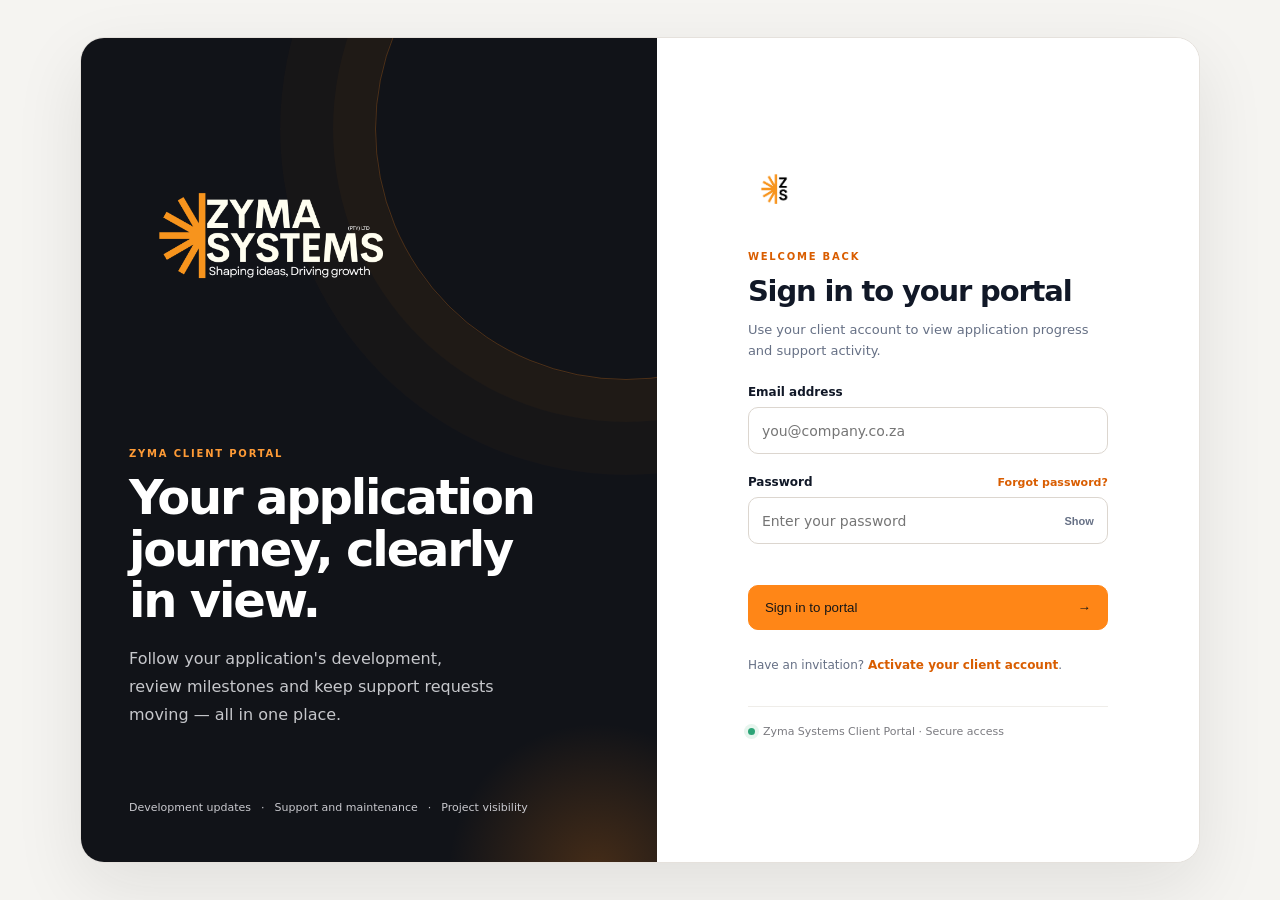
<file: index.html>
<!doctype html>
<html lang="en">
<head>
  <meta charset="utf-8"><meta name="viewport" content="width=device-width, initial-scale=1">
  <meta name="theme-color" content="#f7f6f3"><meta name="description" content="Sign in to your Zyma Systems client portal">
  <title>Client Sign In · Zyma Systems</title>
  <link rel="icon" type="image/png" href="assets/zyma-symbol.png"><link rel="stylesheet" href="client-auth.css">
</head>
<body class="client-login-page">
  <main class="auth-shell">
    <section class="auth-story" aria-label="Zyma Systems Client Portal">
      <img class="auth-full-logo" src="assets/zyma-systems-logo-full.png" alt="Zyma Systems — Shaping ideas, Driving growth">
      <div class="story-copy">
        <span class="eyebrow">ZYMA CLIENT PORTAL</span>
        <h1>Your application journey, clearly in view.</h1>
        <p>Follow your application's development, review milestones and keep support requests moving — all in one place.</p>
      </div>
      <div class="story-foot"><span>Development updates</span><span>·</span><span>Support and maintenance</span><span>·</span><span>Project visibility</span></div>
    </section>
    <section class="auth-panel">
      <div class="auth-panel-inner">
        <img class="auth-symbol" src="assets/zyma-symbol.png" alt="Zyma Systems symbol">
        <span class="eyebrow">WELCOME BACK</span>
        <h2>Sign in to your portal</h2>
        <p class="muted">Use your client account to view application progress and support activity.</p>
        <form id="client-login-form" novalidate>
          <label for="client-email">Email address</label>
          <input id="client-email" name="email" type="email" autocomplete="username" placeholder="you@company.co.za" required>
          <div class="label-row"><label for="client-password">Password</label><a href="client-forgot-password.html">Forgot password?</a></div>
          <div class="password-wrap"><input id="client-password" name="password" type="password" autocomplete="current-password" placeholder="Enter your password" required><button class="show-password" type="button" data-toggle-password="client-password" aria-label="Show password">Show</button></div>
          <div class="auth-message" id="login-message" role="status" aria-live="polite"></div>
          <button class="primary-btn" type="submit" id="client-login-submit"><span>Sign in to portal</span><span aria-hidden="true">→</span></button>
        </form>
        <p class="auth-help">Have an invitation? <a href="client-register.html">Activate your client account</a>.</p>
        <div class="auth-secure"><span class="secure-dot"></span> Zyma Systems Client Portal · Secure access</div>
      </div>
    </section>
  </main>
  <script src="client-auth.js"></script>
</body>
</html>
</file>
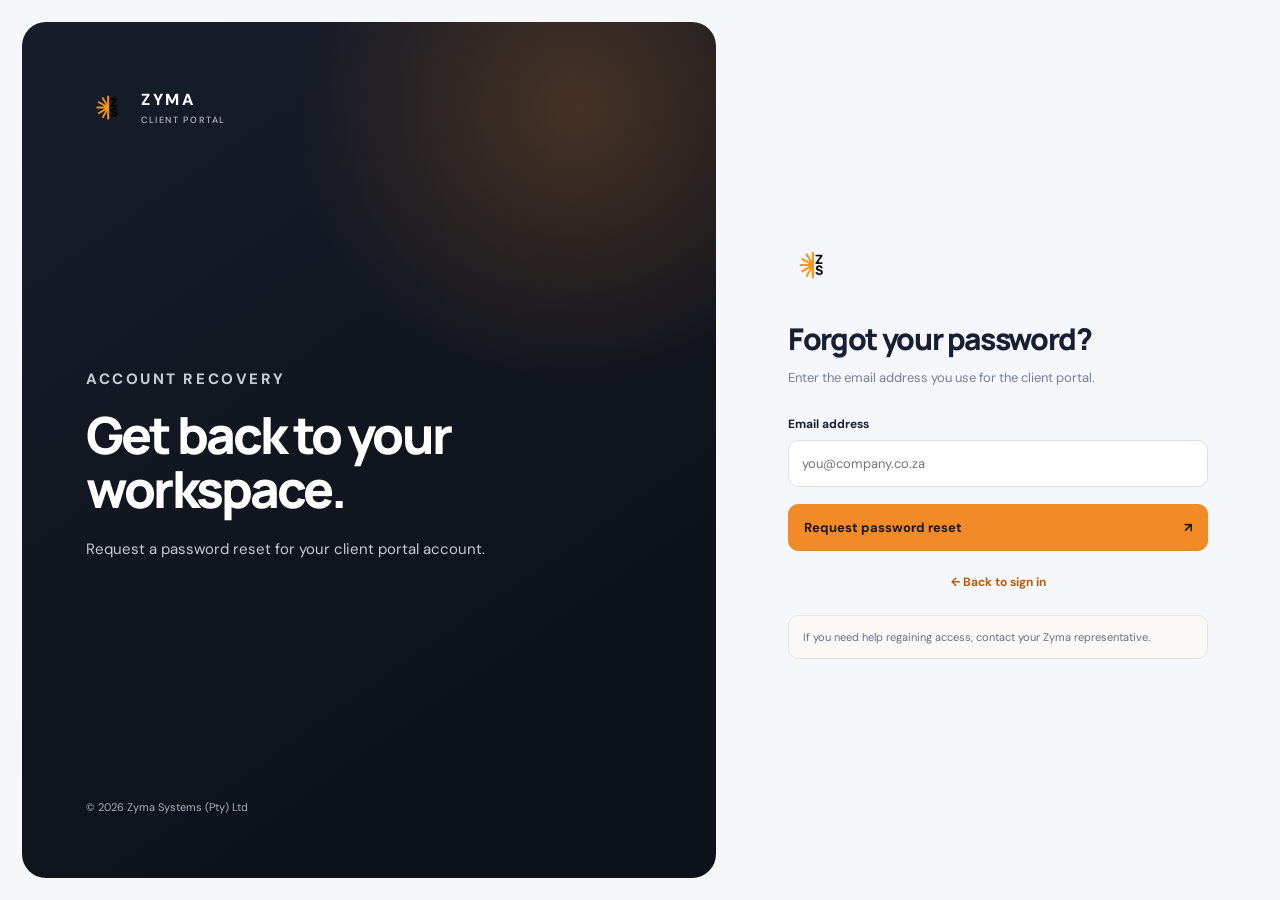
<file: client-forgot-password.html>
<!doctype html>
<html lang="en"><head><meta charset="utf-8"><meta name="viewport" content="width=device-width, initial-scale=1"><meta name="theme-color" content="#111827"><link rel="icon" type="image/png" href="assets/zyma-symbol.png"><link rel="stylesheet" href="client-auth.css"><title>Forgot password · Zyma Systems</title></head><body><main class="auth-wrap"><section class="auth-brand-panel"><a class="brand" href="client-login.html"><img src="assets/zyma-symbol.png" alt=""><span>ZYMA<small>CLIENT PORTAL</small></span></a><div class="brand-copy"><p class="eyebrow">ACCOUNT RECOVERY</p><h1>Get back to your workspace.</h1><p>Request a password reset for your client portal account.</p></div><div class="brand-foot">© 2026 Zyma Systems (Pty) Ltd</div></section><section class="auth-card-wrap"><div class="auth-card"><img class="symbol" src="assets/zyma-symbol.png" alt="Zyma Systems"><h2>Forgot your password?</h2><p class="intro">Enter the email address you use for the client portal.</p><form id="client-reset-form"><label class="field"><span>Email address</span><input name="email" type="email" required autocomplete="email" placeholder="you@company.co.za"></label><button class="btn" type="submit"><span>Request password reset</span><span>↗</span></button><p class="message" id="reset-message" role="status"></p></form><p class="switch"><a class="link" href="client-login.html">← Back to sign in</a></p><div class="secure-note">If you need help regaining access, contact your Zyma representative.</div></div></section></main><script src="client-auth.js"></script></body></html>
</file>
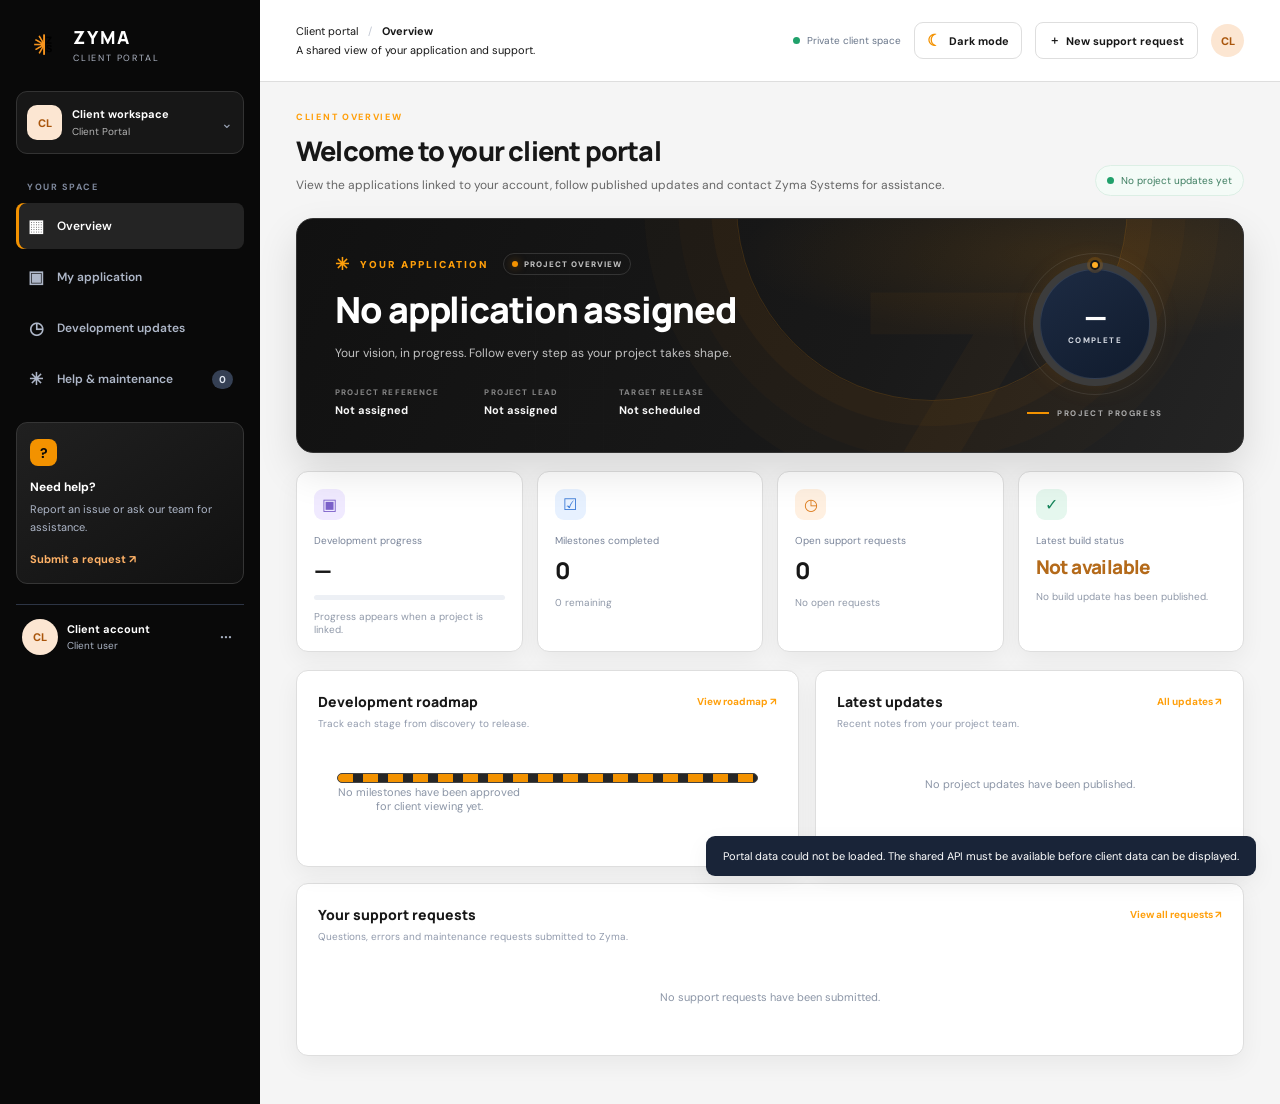
<file: client-portal.html>
<!doctype html>
<html lang="en">
<head>
  <meta charset="utf-8"><meta name="viewport" content="width=device-width, initial-scale=1">
  <meta name="theme-color" content="#111827"><meta name="description" content="Zyma Systems client application portal">
  <link rel="icon" type="image/png" href="assets/zyma-symbol.png">
  <link rel="preconnect" href="https://fonts.googleapis.com"><link rel="preconnect" href="https://fonts.gstatic.com" crossorigin>
  <link href="https://fonts.googleapis.com/css2?family=DM+Sans:wght@400;500;600;700&family=Manrope:wght@500;600;700;800&display=swap" rel="stylesheet">
  <link rel="stylesheet" href="client-portal.css?v=20261027-2"><title>Zyma Client Portal</title>
</head>
<body>
  <div class="portal-shell">
    <aside class="portal-sidebar" id="portal-sidebar">
      <div class="sidebar-header">
        <a class="brand" href="client-portal.html"><img src="assets/zyma-symbol.png" alt="Zyma Systems"><span><strong>ZYMA</strong><small>CLIENT PORTAL</small></span></a>
        <button class="mobile-nav-toggle" id="mobile-nav-toggle" type="button" aria-label="Open navigation menu" aria-controls="portal-navigation-panel" aria-expanded="false"><span></span><span></span><span></span></button>
      </div>
      <div class="portal-navigation-panel" id="portal-navigation-panel">
      <div class="client-workspace"><span class="client-icon">CL</span><div><strong>Client workspace</strong><small>Client Portal</small></div><span class="chevron">⌄</span></div>
      <p class="nav-caption">YOUR SPACE</p>
      <nav class="portal-nav" aria-label="Client portal navigation">
        <button class="portal-nav-item active" data-section="overview"><span>▦</span>Overview</button>
        <button class="portal-nav-item" data-section="application"><span>▣</span>My application</button>
        <button class="portal-nav-item" data-section="updates"><span>◷</span>Development updates</button>
        <button class="portal-nav-item" data-section="support"><span>✳</span>Help & maintenance <b id="nav-ticket-count">0</b></button>
      </nav>
      <div class="sidebar-bottom"><div class="help-card"><span class="help-icon">?</span><strong>Need help?</strong><p>Report an issue or ask our team for assistance.</p><button data-open-request>Submit a request ↗</button></div><div class="portal-user"><span class="avatar">CL</span><span><strong>Client account</strong><small>Client user</small></span><button id="client-menu" type="button" aria-label="View and edit your profile" title="View and edit profile">···</button></div></div>
      </div>
    </aside>
    <main class="portal-main">
      <header class="portal-topbar"><div><p class="breadcrumb">Client portal <span>/</span> <strong id="current-breadcrumb">Overview</strong></p><p class="topbar-note">A shared view of your application and support.</p></div><div class="top-actions"><span class="secure-label"><i></i> Private client space</span><button class="theme-toggle" id="theme-toggle" type="button" aria-label="Switch to dark mode" title="Switch theme"><span class="theme-toggle-icon" aria-hidden="true">☾</span><span class="theme-toggle-label">Dark mode</span></button><button class="outline-button" data-open-request>＋ <span>New support request</span></button><button class="avatar avatar-small" id="profile-open-top" type="button" title="View and edit profile" aria-label="View and edit your profile">CL</button></div></header>
      <div class="portal-content">
        <section class="portal-section active" id="section-overview">
          <div class="welcome-row"><div><p class="eyebrow">CLIENT OVERVIEW</p><h1>Welcome to your client portal</h1><p class="muted">View the applications linked to your account, follow published updates and contact Zyma Systems for assistance.</p></div><div class="project-selector-wrap" id="project-selector-wrap" hidden><label for="portal-project-selector">Application</label><select id="portal-project-selector" aria-label="Choose an application"></select></div><span class="updated-pill" id="portal-update-status"><i></i> No project updates yet</span></div>
          <div class="project-banner"><div class="banner-copy"><span class="banner-label"><span class="banner-spark" aria-hidden="true">✳</span> YOUR APPLICATION <span class="banner-live"><i></i> PROJECT OVERVIEW</span></span><h2>Your application</h2><p class="banner-description">Your vision, in progress. Follow every step as your project takes shape.</p><div class="banner-meta"><span><small>PROJECT REFERENCE</small><strong id="portal-project-code">Not assigned</strong></span><span><small>PROJECT LEAD</small><strong id="portal-project-lead">Not assigned</strong></span><span><small>TARGET RELEASE</small><strong id="portal-target-date">Not scheduled</strong></span></div></div><div class="banner-progress"><div class="progress-orbit" aria-hidden="true"><span class="orbit-dot"></span><div class="progress-ring" aria-label="No project progress available"><div><strong id="portal-progress-ring">—</strong><span>COMPLETE</span></div></div></div><div class="progress-caption"><span class="progress-caption-line"></span><span>PROJECT PROGRESS</span></div></div><div class="banner-watermark" aria-hidden="true">Z</div></div>
          <div class="stats-grid"><article class="stat-card"><span class="stat-icon purple">▣</span><span class="stat-label">Development progress</span><strong id="portal-progress-stat">—</strong><div class="mini-progress"><span id="portal-progress-bar" style="width:0%"></span></div><small id="portal-progress-note">Progress appears when a project is linked.</small></article><article class="stat-card"><span class="stat-icon blue">☑</span><span class="stat-label">Milestones completed</span><strong id="portal-milestones-completed">—</strong><small id="portal-milestones-note">No milestones available.</small></article><article class="stat-card"><span class="stat-icon orange">◷</span><span class="stat-label">Open support requests</span><strong id="open-ticket-stat">0</strong><small id="support-stat-note">Requests submitted through your account will appear here.</small></article><article class="stat-card"><span class="stat-icon green">✓</span><span class="stat-label">Latest build status</span><strong class="status-word" id="portal-build-status">Not available</strong><small id="portal-build-updated">No build update has been published.</small></article></div>
          <div class="overview-grid"><section class="surface-card milestones-card"><div class="section-heading"><div><h2>Development roadmap</h2><p>Track each stage from discovery to release.</p></div><button class="text-button" data-go="application">View roadmap ↗</button></div><div class="roadmap-list" id="overview-milestone-track"><div class="empty-state">Milestones will appear when they are assigned to your application.</div></div></section>
            <section class="surface-card updates-card"><div class="section-heading"><div><h2>Latest updates</h2><p>Recent notes from your project team.</p></div><button class="text-button" data-go="updates">All updates ↗</button></div><div class="update-feed" id="overview-update-feed"><div class="empty-state">No project updates have been published.</div></div></section></div>
          <section class="surface-card support-preview"><div class="section-heading"><div><h2>Your support requests</h2><p>Questions, errors and maintenance requests submitted to Zyma.</p></div><button class="text-button" data-go="support">View all requests ↗</button></div><div class="ticket-list" id="overview-ticket-list"><div class="empty-state">Your support requests will appear here.</div></div></section>
        </section>
        <section class="portal-section" id="section-application"><div class="page-intro"><p class="eyebrow">PROJECT DETAILS</p><h1>My application</h1><p class="muted">Review the scope, current status and milestone-by-milestone progress of your application.</p></div><div class="detail-layout"><section class="surface-card company-profile-card" aria-labelledby="application-summary-title">
  <div class="company-board-top"><div><span class="company-board-kicker">CLIENT PROJECT PROFILE</span><h2 id="application-summary-title">Application summary</h2><p>Project details, ownership and delivery scope in one place.</p></div><span class="status-chip" id="portal-project-status">No project linked</span></div>
  <div class="company-identity-board">
    <div class="company-logo-area">
      <div class="company-logo-frame" id="client-logo-frame"><img id="client-company-logo" alt="Uploaded company logo" hidden><span id="client-logo-placeholder" aria-hidden="true">ZS</span></div>
      <label class="logo-upload-button" for="client-logo-upload"><span aria-hidden="true">↑</span> Upload logo</label>
      <input id="client-logo-upload" type="file" accept="image/png,image/jpeg,image/webp,image/svg+xml" hidden>
      <button class="logo-remove-button" id="client-logo-remove" type="button" hidden>Remove logo</button>
      <small class="logo-upload-note" id="client-logo-note">PNG, JPG, WEBP or SVG · max 2 MB</small>
    </div>
    <div class="company-identity-copy"><span class="identity-label">APPLICATION / PROJECT</span><h3 id="portal-detail-name">Not assigned</h3><p id="company-identity-subtitle">Your Zyma Systems project workspace</p><div class="identity-tags"><span><i></i> Private project</span><span id="company-reference-tag">REF · Not assigned</span></div></div>
    <div class="company-profile-stamp"><span>PROJECT STATUS</span><strong id="company-profile-status">Planning</strong><small>Managed by Zyma Systems</small></div>
  </div>
  <div class="company-facts-grid">
    <div class="company-fact"><span class="fact-icon" aria-hidden="true">⌁</span><span class="fact-label">Project reference</span><strong id="portal-detail-code">Not assigned</strong></div>
    <div class="company-fact"><span class="fact-icon" aria-hidden="true">▦</span><span class="fact-label">Project start date</span><strong id="portal-detail-start">Not scheduled</strong></div>
    <div class="company-fact"><span class="fact-icon" aria-hidden="true">◷</span><span class="fact-label">Target release</span><strong id="portal-detail-due">Not scheduled</strong></div>
    <div class="company-fact"><span class="fact-icon" aria-hidden="true">♙</span><span class="fact-label">Project lead</span><strong id="portal-detail-lead">Not assigned</strong></div>
    <div class="company-fact"><span class="fact-icon" aria-hidden="true">◈</span><span class="fact-label">Current phase</span><strong id="portal-detail-phase">Not available</strong></div>
  </div>
  <div class="scope-block company-scope-block"><div class="scope-heading"><span class="scope-heading-icon" aria-hidden="true">▤</span><div><h3>Application scope</h3><p>Agreed deliverables and project boundaries</p></div></div><ul id="portal-scope-list"><li>Project scope has not been published.</li></ul></div>
  <p class="company-board-footnote"><span aria-hidden="true">✳</span> Your project profile is maintained by Zyma Systems.</p>
</section><section class="surface-card"><div class="section-heading"><div><h2>Milestone tracker</h2><p>Current recorded progress.</p></div></div><div class="milestone-track" id="full-milestone-track"></div></section></div><section class="surface-card portal-tasks-card"><div class="section-heading"><div><h2>Development tasks</h2><p>Tasks recorded by your project team. Internal assignments and priorities are not shown.</p></div><span class="status-chip" id="portal-task-summary">Loading tasks…</span></div><div class="task-board-intro"><span class="pinboard-pin" aria-hidden="true">✦</span><div><strong>Your project pinboard</strong><p>Follow the work currently on the board. Finished tasks are filed away below.</p></div></div><div class="portal-task-list" id="portal-task-list"><div class="empty-state">Loading development tasks…</div></div></section></section>
        <section class="portal-section" id="section-updates"><div class="page-intro"><p class="eyebrow">PROJECT COMMUNICATION</p><h1>Development updates</h1><p class="muted">Progress notes, decisions and release information shared by your project team.</p></div><div class="surface-card"><div class="filter-row"><div><h2>Project activity</h2><p>Updates are shown newest first.</p></div><select id="update-filter" aria-label="Filter updates"><option value="all">All updates</option><option value="Development">Development</option><option value="Milestone">Milestone</option><option value="Approval">Approval</option></select></div><div class="full-update-feed" id="full-update-feed"><div class="empty-state">No project updates have been published.</div></div></div></section>
        <section class="portal-section" id="section-support"><div class="page-intro support-intro"><div><p class="eyebrow">CLIENT SUPPORT</p><h1>Help & maintenance</h1><p class="muted">Report an error, request assistance or ask for maintenance on your application.</p></div><button class="primary-button" data-open-request>＋ Submit a request</button></div><div class="support-notice"><span>i</span><div><strong>Experiencing an error?</strong><p>Include the page where it happened, what you were doing, the exact error message and a screenshot if possible. Do not include passwords or confidential payment details.</p></div></div><div class="support-stats"><div><span>All requests</span><strong id="all-ticket-count">0</strong></div><div><span>Open</span><strong id="open-ticket-count">0</strong></div><div><span>Resolved</span><strong id="resolved-ticket-count">0</strong></div></div><section class="surface-card"><div class="filter-row"><div><h2>Request history</h2><p>Follow progress and see replies from the team.</p></div><select id="ticket-filter" aria-label="Filter support requests"><option value="all">All requests</option><option value="open">Open</option><option value="resolved">Resolved</option></select></div><div class="ticket-list" id="full-ticket-list"></div></section></section>
      </div>
    </main>
  </div>
  <div class="modal-backdrop" id="request-modal" hidden><section class="request-modal" role="dialog" aria-modal="true" aria-labelledby="request-title"><div class="modal-heading"><div><p class="eyebrow">CLIENT SUPPORT</p><h2 id="request-title">Submit a support request</h2><p>Our team will review the details and update the request status.</p></div><button class="close-modal" id="close-request" aria-label="Close">×</button></div><form id="request-form"><label>Request type<select name="type" required><option value="">Select a request type</option><option>Error / bug report</option><option>Technical assistance</option><option>Maintenance request</option><option>Change or enhancement</option><option>General question</option></select></label><label>Subject<input name="subject" required maxlength="120" placeholder="e.g. Error when submitting an enquiry"></label><div class="form-two"><label>Priority<select name="priority" required><option value="Normal">Normal</option><option value="Low">Low</option><option value="High">High</option><option value="Urgent">Urgent — application unavailable</option></select></label><label>Page or feature<input name="location" placeholder="e.g. Enquiries page"></label></div><label>Describe the issue or request<textarea name="description" required rows="5" placeholder="What happened? What did you expect? Include any error message and steps to reproduce it."></textarea></label><label>Screenshot or evidence <span class="optional">(optional)</span><input type="file" name="attachment" id="request-attachment" accept="image/*,.pdf,.txt,.log"><small class="field-hint">Attach a screenshot, log file or document that helps explain the issue.</small></label><div class="privacy-note">Please do not include passwords, access tokens or confidential personal/payment information.</div><p class="form-feedback" id="request-feedback" role="status"></p><div class="modal-actions"><button type="button" class="outline-button" id="cancel-request">Cancel</button><button class="primary-button" type="submit">Submit request ↗</button></div></form></section></div>
  <div class="modal-backdrop" id="ticket-detail-modal" hidden><section class="request-modal ticket-detail-modal" role="dialog" aria-modal="true" aria-labelledby="ticket-detail-title"><div class="modal-heading"><div><p class="eyebrow">SUPPORT CONVERSATION</p><h2 id="ticket-detail-title">Support request</h2><p id="ticket-detail-reference"></p></div><button class="close-modal" id="close-ticket-detail" type="button" aria-label="Close ticket">×</button></div><div class="ticket-detail-summary"><div><span class="ticket-detail-label">REQUEST DETAILS</span><p id="ticket-detail-description"></p><small id="ticket-detail-meta"></small></div></div><section class="ticket-conversation-section"><div class="ticket-conversation-heading"><h3>Conversation</h3><p>Replies from you and your Zyma representative appear here.</p></div><div id="ticket-conversation" class="ticket-conversation" aria-live="polite"><div class="empty-state">Loading conversation…</div></div></section><p class="privacy-note ticket-closed-note" id="ticket-closed-note" hidden></p><div id="ticket-reply-area"><form id="ticket-reply-form"><label for="ticket-reply-body">Your response</label><textarea id="ticket-reply-body" name="body" rows="4" maxlength="5000" required placeholder="Write a reply to your Zyma representative…"></textarea><p class="form-feedback" id="ticket-reply-feedback" role="status" aria-live="polite"></p><div class="modal-actions"><button class="primary-button" id="ticket-reply-submit" type="submit">Send response</button></div></form></div></section></div>
  <div class="modal-backdrop profile-backdrop" id="profile-modal" hidden><section class="request-modal profile-modal" role="dialog" aria-modal="true" aria-labelledby="profile-title"><div class="modal-heading"><div><p class="eyebrow">CLIENT ACCOUNT</p><h2 id="profile-title">Your profile</h2><p>Review and update the contact and company information held by Zyma Systems.</p></div><button class="close-modal" id="close-profile" type="button" aria-label="Close profile">×</button></div><form id="profile-form"><div class="profile-form-section"><h3>Contact person</h3><div class="form-two"><label>Full name<input name="fullName" autocomplete="name" required maxlength="160"></label><label>Job title<input name="jobTitle" autocomplete="organization-title" maxlength="120"></label></div><div class="form-two"><label>Department<input name="department" maxlength="120"></label><label>Company role<input name="companyRole" maxlength="120"></label></div><div class="form-two"><label>Primary email<input name="email" type="email" autocomplete="email" required maxlength="254"></label><label>Alternative email<input name="alternateEmail" type="email" autocomplete="email" maxlength="254"></label></div><div class="form-two"><label>Phone number<input name="phone" type="tel" autocomplete="tel" maxlength="50"></label><label>Mobile number<input name="mobile" type="tel" maxlength="50"></label></div><div class="form-two"><label>Preferred contact method<select name="preferredContact"><option value="">Select preference</option><option>Email</option><option>Phone</option><option>WhatsApp</option></select></label><label>LinkedIn profile<input name="linkedin" type="url" placeholder="https://…" maxlength="300"></label></div></div><div class="profile-form-section"><h3>Company information</h3><div class="form-two"><label>Company / organisation<input name="companyName" autocomplete="organization" maxlength="180"></label><label>Industry<input name="industry" maxlength="120"></label></div><div class="form-two"><label>Company website<input name="companyWebsite" type="url" placeholder="https://…" maxlength="300"></label><label>Company email<input name="companyEmail" type="email" maxlength="254"></label></div><div class="form-two"><label>Company phone<input name="companyPhone" type="tel" maxlength="50"></label><label>Company size<input name="companySize" maxlength="80" placeholder="e.g. 1–10 employees"></label></div><div class="form-two"><label>Registration number<input name="registrationNumber" maxlength="100"></label><label>VAT number<input name="vatNumber" maxlength="100"></label></div><label>Street / physical address<input name="address" autocomplete="street-address" maxlength="300"></label><div class="form-two"><label>City<input name="city" autocomplete="address-level2" maxlength="100"></label><label>Province / state<input name="province" autocomplete="address-level1" maxlength="100"></label></div><div class="form-two"><label>Postal code<input name="postalCode" autocomplete="postal-code" maxlength="30"></label><label>Country<input name="country" autocomplete="country-name" maxlength="100"></label></div></div><p class="privacy-note">For your security, account access, internal CRM notes, staff-only fields and project ownership cannot be changed here. Changes are saved to your client record after the API confirms them.</p><p class="form-feedback" id="profile-feedback" role="status" aria-live="polite"></p><div class="modal-actions"><button type="button" class="outline-button" id="cancel-profile">Cancel</button><button type="submit" class="primary-button" id="save-profile">Save changes</button></div></form></section></div>
  <div class="toast" id="portal-toast" role="status" aria-live="polite"></div>
  <script src="client-portal.js?v=20261027-2"></script>
</body></html>
</file>
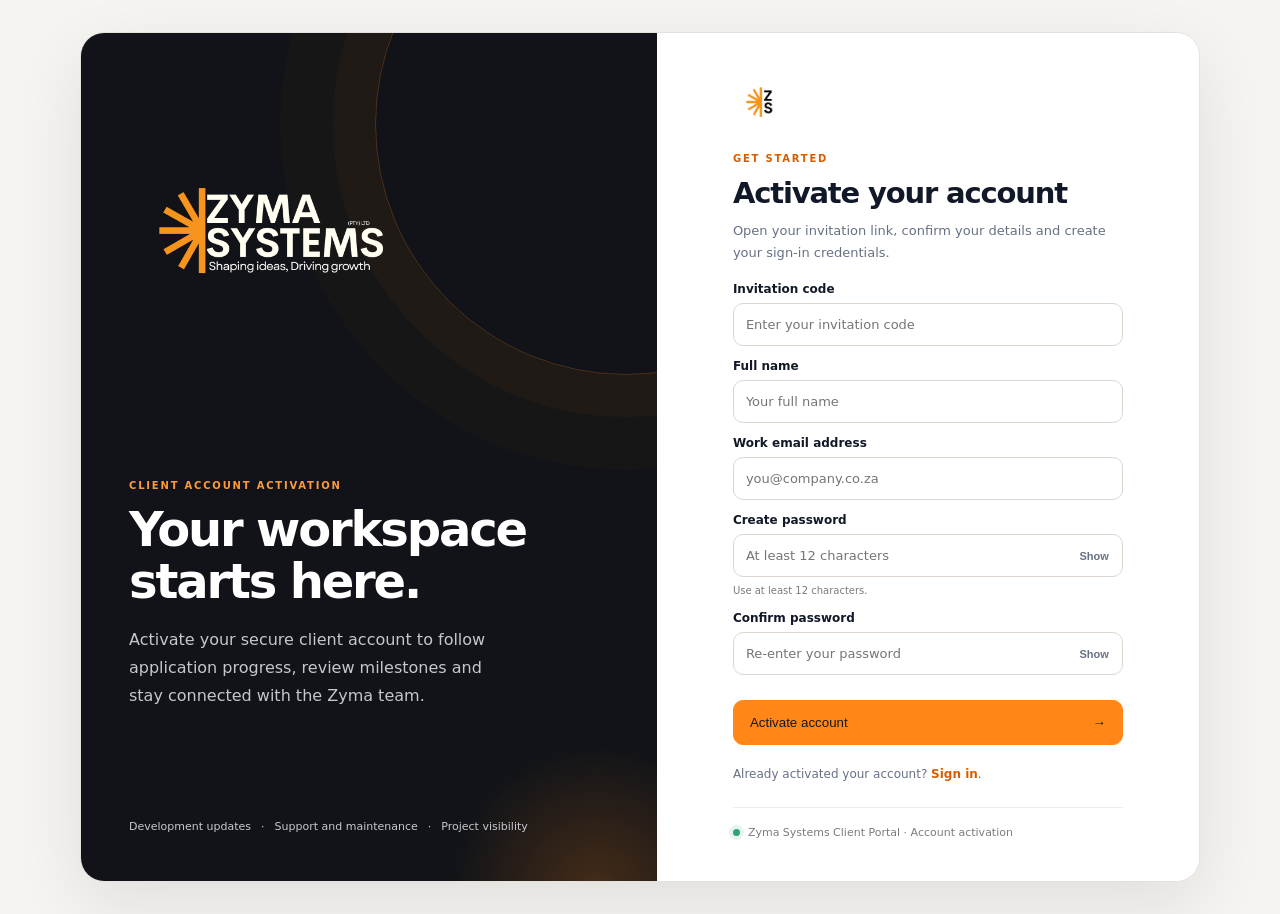
<file: client-register.html>
<!doctype html>
<html lang="en">
<head>
  <meta charset="utf-8">
  <meta name="viewport" content="width=device-width, initial-scale=1">
  <meta name="theme-color" content="#f7f6f3">
  <meta name="description" content="Activate your Zyma Systems client portal account">
  <title>Activate Client Account · Zyma Systems</title>
  <link rel="icon" type="image/png" href="assets/zyma-symbol.png">
  <link rel="stylesheet" href="client-auth.css">
</head>
<body class="client-login-page client-register-page">
  <main class="auth-shell">
    <section class="auth-story" aria-label="Zyma Systems Client Portal">
      <img class="auth-full-logo" src="assets/zyma-systems-logo-full.png" alt="Zyma Systems — Shaping ideas, Driving growth">
      <div class="story-copy">
        <span class="eyebrow">CLIENT ACCOUNT ACTIVATION</span>
        <h1>Your workspace starts here.</h1>
        <p>Activate your secure client account to follow application progress, review milestones and stay connected with the Zyma team.</p>
      </div>
      <div class="story-foot"><span>Development updates</span><span>·</span><span>Support and maintenance</span><span>·</span><span>Project visibility</span></div>
    </section>
    <section class="auth-panel">
      <div class="auth-panel-inner register-panel-inner">
        <img class="auth-symbol" src="assets/zyma-symbol.png" alt="Zyma Systems symbol">
        <span class="eyebrow">GET STARTED</span>
        <h2>Activate your account</h2>
        <p class="muted">Open your invitation link, confirm your details and create your sign-in credentials.</p>
        <form id="client-register-form" novalidate>
          <label for="register-invite-code">Invitation code</label>
          <input id="register-invite-code" name="inviteCode" type="text" required autocomplete="off" placeholder="Enter your invitation code" maxlength="120">
          <label for="register-name">Full name</label>
          <input id="register-name" name="name" type="text" required autocomplete="name" placeholder="Your full name" maxlength="100">
          <label for="register-email">Work email address</label>
          <input id="register-email" name="email" type="email" required autocomplete="email" placeholder="you@company.co.za" maxlength="190">
          <label for="register-password">Create password</label>
          <div class="password-wrap"><input id="register-password" name="password" type="password" required minlength="12" autocomplete="new-password" placeholder="At least 12 characters"><button class="show-password" type="button" data-toggle-password="register-password" aria-label="Show password">Show</button></div>
          <p class="field-hint">Use at least 12 characters.</p>
          <label for="register-confirm-password">Confirm password</label>
          <div class="password-wrap"><input id="register-confirm-password" name="confirmPassword" type="password" required minlength="12" autocomplete="new-password" placeholder="Re-enter your password"><button class="show-password" type="button" data-toggle-password="register-confirm-password" aria-label="Show password">Show</button></div>
          <div class="auth-message" id="register-message" role="status" aria-live="polite"></div>
          <button class="primary-btn" type="submit"><span>Activate account</span><span aria-hidden="true">→</span></button>
        </form>
        <p class="auth-help">Already activated your account? <a href="client-login.html">Sign in</a>.</p>
        <div class="auth-secure"><span class="secure-dot"></span> Zyma Systems Client Portal · Account activation</div>
      </div>
    </section>
  </main>
  <script src="client-auth.js"></script>
</body>
</html>
</file>
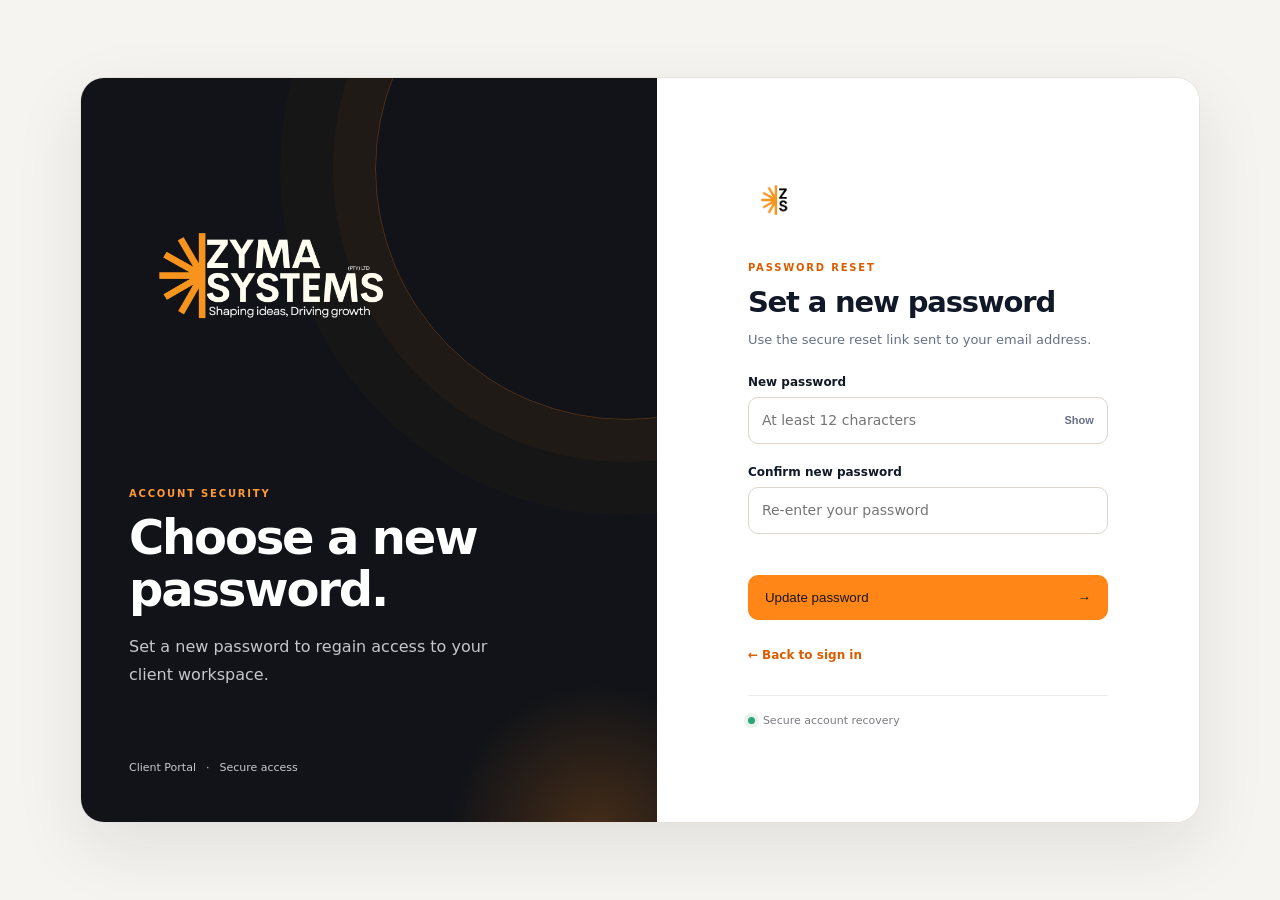
<file: client-reset-password.html>
<!doctype html>
<html lang="en"><head><meta charset="utf-8"><meta name="viewport" content="width=device-width,initial-scale=1"><meta name="theme-color" content="#111318"><link rel="icon" type="image/png" href="assets/zyma-symbol.png"><link rel="stylesheet" href="client-auth.css"><title>Set a New Password | Zyma Systems</title></head>
<body class="client-login-page"><main class="auth-shell"><section class="auth-story" aria-label="Zyma Systems Client Portal"><img class="auth-full-logo" src="assets/zyma-systems-logo-full.png" alt="Zyma Systems"><div class="story-copy"><span class="eyebrow">ACCOUNT SECURITY</span><h1>Choose a new password.</h1><p>Set a new password to regain access to your client workspace.</p></div><div class="story-foot"><span>Client Portal</span><span>·</span><span>Secure access</span></div></section><section class="auth-panel"><div class="auth-panel-inner"><img class="auth-symbol" src="assets/zyma-symbol.png" alt="Zyma Systems symbol"><span class="eyebrow">PASSWORD RESET</span><h2>Set a new password</h2><p class="muted">Use the secure reset link sent to your email address.</p><form id="client-new-password-form" novalidate><label for="new-password">New password</label><div class="password-wrap"><input id="new-password" name="password" type="password" minlength="12" autocomplete="new-password" required placeholder="At least 12 characters"><button class="show-password" type="button" data-toggle-password="new-password">Show</button></div><label for="confirm-new-password">Confirm new password</label><input id="confirm-new-password" name="confirmPassword" type="password" minlength="12" autocomplete="new-password" required placeholder="Re-enter your password"><div class="auth-message" id="new-password-message" role="status" aria-live="polite"></div><button class="primary-btn" type="submit"><span>Update password</span><span aria-hidden="true">→</span></button></form><p class="auth-help"><a href="client-login.html">← Back to sign in</a></p><div class="auth-secure"><span class="secure-dot"></span> Secure account recovery</div></div></section></main><script src="client-auth.js"></script></body></html>
</file>
<file: client-auth.css>
@import url('https://fonts.googleapis.com/css2?family=DM+Sans:wght@400;500;600;700&family=Manrope:wght@500;600;700;800&display=swap');
:root{--ink:#172033;--muted:#758096;--line:#e8ebf1;--bg:#f6f7fb;--orange:#f28a28;--nav:#111827;--green:#16845b}*{box-sizing:border-box}body{margin:0;min-height:100vh;background:var(--bg);color:var(--ink);font-family:'DM Sans',sans-serif}.auth-wrap{min-height:100vh;display:grid;grid-template-columns:minmax(300px,1fr) minmax(380px,520px);padding:22px;gap:22px}.auth-brand-panel{position:relative;overflow:hidden;border-radius:24px;background:radial-gradient(circle at 80% 10%,rgba(242,138,40,.23),transparent 30%),linear-gradient(145deg,#171d2a,#0d111a 75%);color:#fff;padding:clamp(28px,5vw,66px);display:flex;flex-direction:column;justify-content:space-between;min-height:650px}.brand{display:flex;align-items:center;gap:12px;color:white;text-decoration:none;letter-spacing:.16em;font-weight:800}.brand img{width:43px;height:43px;object-fit:contain}.brand small{display:block;font-size:9px;letter-spacing:.18em;color:#b9bfca;font-weight:500;margin-top:4px}.brand-copy{max-width:480px;margin:50px 0}.eyebrow{color:#ffab55;font-size:11px;font-weight:800;letter-spacing:.17em}.brand-copy h1{font:800 clamp(35px,4vw,58px)/1.05 Manrope,sans-serif;letter-spacing:-.055em;margin:14px 0 20px}.brand-copy p{max-width:410px;color:#c7cbd4;line-height:1.8;font-size:15px}.feature-list{display:grid;gap:14px;color:#dce0e7;font-size:13px}.feature-list span{display:flex;align-items:center;gap:10px}.feature-list i{font-style:normal;color:#ffab55}.brand-foot{font-size:11px;color:#aab1be}.auth-card-wrap{display:grid;place-items:center;padding:clamp(12px,3vw,40px)}.auth-card{width:min(420px,100%);animation:fade-up .45s both}.symbol{width:48px;height:48px;object-fit:contain;margin-bottom:28px}.auth-card h2{font:800 30px/1.15 Manrope,sans-serif;letter-spacing:-.045em;margin:0 0 10px}.intro{font-size:13px;color:var(--muted);line-height:1.7;margin:0 0 27px}.field{display:block;margin:0 0 17px}.field span{display:block;font-size:12px;font-weight:700;margin-bottom:8px}.field input{height:47px;width:100%;border:1px solid #dcdfe6;border-radius:10px;background:white;padding:0 13px;font:inherit;font-size:13px;color:var(--ink);outline:none}.field input:focus{border-color:var(--orange);box-shadow:0 0 0 3px #f28a2826}.field small{display:block;font-size:10px;color:var(--muted);line-height:1.6;margin-top:7px}.row-between{display:flex;align-items:center;justify-content:space-between;gap:10px}.row-between .field{flex:1}.link{font-size:12px;font-weight:700;color:#b95c0a;text-decoration:none}.link:hover{text-decoration:underline}.btn{width:100%;height:47px;border:1px solid var(--orange);border-radius:10px;background:var(--orange);color:#181818;font:700 13px 'DM Sans',sans-serif;cursor:pointer;display:flex;align-items:center;justify-content:space-between;padding:0 15px;margin-top:7px}.btn:hover{filter:brightness(1.04);box-shadow:0 8px 20px #f28a2826}.message{font-size:12px;line-height:1.6;margin:12px 0 0;color:#b54708}.message.success{color:var(--green)}.switch{text-align:center;margin:23px 0 0;color:var(--muted);font-size:12px}.demo-note{margin-top:25px;border:1px solid #f3d9bc;background:#fff8ef;border-radius:11px;padding:12px;color:#775334;font-size:11px;line-height:1.65}.secure{display:flex;gap:8px;align-items:center;border-top:1px solid var(--line);padding-top:17px;margin-top:26px;font-size:10px;color:#858c99}.secure i{width:7px;height:7px;border-radius:50%;background:#26a269}.password-row{position:relative}.password-row input{padding-right:62px}.show-password{position:absolute;right:8px;top:7px;height:33px;border:0;background:transparent;color:var(--muted);font-size:11px;font-weight:700;cursor:pointer}@keyframes fade-up{from{opacity:0;transform:translateY(8px)}to{opacity:1;transform:translateY(0)}}@media(max-width:850px){.auth-wrap{grid-template-columns:1fr;padding:12px}.auth-brand-panel{min-height:270px;padding:25px}.brand-copy{margin:35px 0 18px}.brand-copy h1{font-size:34px}.brand-copy p{font-size:13px}.feature-list{display:none}.brand-foot{margin-top:18px}.auth-card-wrap{padding:30px 12px}.symbol{margin-bottom:20px}}@media(prefers-reduced-motion:reduce){*{animation:none!important;transition:none!important}}


/* Client login page: align with the Zyma CRM internal sign-in design. Registration and recovery retain their existing styles. */
.client-login-page{font-family:Inter,ui-sans-serif,system-ui,-apple-system,BlinkMacSystemFont,"Segoe UI",sans-serif;color:#111827;background:#f5f4f1;font-size:14px;min-height:100vh;display:grid;place-items:center;padding:32px}
.client-login-page *{box-sizing:border-box}
.client-login-page .auth-shell{width:min(1120px,100%);min-height:680px;display:grid;grid-template-columns:1.03fr .97fr;background:#fff;border:1px solid #e5e1dc;border-radius:24px;overflow:hidden;box-shadow:0 24px 70px rgba(25,22,18,.09);animation:client-shell-in .65s cubic-bezier(.2,.75,.25,1) both}
.client-login-page .auth-story{position:relative;display:flex;flex-direction:column;justify-content:space-between;padding:48px;background:#111318;color:#fff;isolation:isolate;overflow:hidden;border-radius:0;min-height:680px}
.client-login-page .auth-story:before,.client-login-page .auth-story:after{content:"";position:absolute;z-index:-1;border-radius:50%;pointer-events:none}
.client-login-page .auth-story:before{width:500px;height:500px;right:-220px;top:-160px;border:1px solid rgba(255,134,23,.25);box-shadow:0 0 0 42px rgba(255,134,23,.035),0 0 0 95px rgba(255,134,23,.025)}
.client-login-page .auth-story:after{width:300px;height:300px;right:-90px;bottom:-160px;background:radial-gradient(circle,rgba(255,134,23,.22),transparent 70%)}
.client-login-page .auth-full-logo{width:min(290px,90%);height:auto;object-fit:contain;object-position:left center}
.client-login-page .story-copy{max-width:420px;margin:72px 0}
.client-login-page .eyebrow{display:block;font-size:10px;font-weight:800;letter-spacing:.18em;color:#d95d00;text-transform:uppercase;margin-bottom:13px}
.client-login-page .auth-story .eyebrow{color:#ff9b36}
.client-login-page .story-copy h1{font-size:clamp(32px,4vw,48px);line-height:1.08;letter-spacing:-.045em;margin:0 0 18px;font-weight:650;font-family:inherit}
.client-login-page .story-copy p{max-width:370px;color:#c6c7cb;font-size:16px;line-height:1.75;margin:0}
.client-login-page .story-foot{display:flex;flex-wrap:wrap;gap:10px;color:#c9c9ce;font-size:11px}
.client-login-page .auth-panel{display:grid;place-items:center;padding:50px 54px;background:#fff}
.client-login-page .auth-panel-inner{width:min(360px,100%);animation:client-content-in .7s .1s both}
.client-login-page .auth-symbol{width:54px;height:54px;object-fit:contain;margin:0 0 35px;display:block}
.client-login-page .auth-panel h2{font-size:29px;letter-spacing:-.04em;line-height:1.15;margin:0 0 10px;font-weight:700;font-family:inherit}
.client-login-page .muted{color:#667085;line-height:1.65;margin:0 0 24px;font-size:13px}
.client-login-page form label{display:block;font-size:12px;font-weight:650;margin:0 0 8px;color:#111827}
.client-login-page .auth-panel input{width:100%;height:47px;border:1px solid #dcd6cf;border-radius:10px;background:#fff;padding:0 13px;color:#111827;outline:none;font:inherit;transition:border-color .2s,box-shadow .2s;margin:0 0 21px}
.client-login-page .auth-panel input:focus{border-color:#ff8617;box-shadow:0 0 0 3px rgba(255,134,23,.13)}
.client-login-page .label-row{display:flex;align-items:center;justify-content:space-between}
.client-login-page .label-row a,.client-login-page .auth-help a{font-size:11px;color:#d95d00;text-decoration:none;font-weight:700;margin-bottom:8px}
.client-login-page .label-row a:hover,.client-login-page .auth-help a:hover{text-decoration:underline}
.client-login-page .password-wrap{position:relative}
.client-login-page .password-wrap input{padding-right:60px}
.client-login-page .show-password{position:absolute;right:8px;top:7px;height:33px;border:0;background:transparent;color:#667085;font-size:11px;font-weight:700;cursor:pointer}
.client-login-page .primary-btn{display:inline-flex;align-items:center;justify-content:space-between;gap:12px;min-height:45px;padding:0 16px;border-radius:10px;border:1px solid #ff8617;background:#ff8617;color:#171717;font:700 13px inherit;cursor:pointer;transition:transform .18s,box-shadow .18s,background .18s;width:100%;margin-top:20px}
.client-login-page .primary-btn:hover{background:#ff982f;box-shadow:0 8px 20px rgba(255,134,23,.2);transform:translateY(-1px)}
.client-login-page .primary-btn:disabled{opacity:.6;cursor:wait;transform:none}
.client-login-page .auth-message{font-size:12px;line-height:1.5;margin-top:10px;color:#d95d00;min-height:0}
.client-login-page .auth-message:empty{display:none}
.client-login-page .auth-message.success{color:#147d55}
.client-login-page .client-demo-banner{padding:10px 12px;background:#f0f8f3;border:1px solid #d8eddf;border-radius:9px;margin:0 0 22px;font-size:11px}
.client-login-page .auth-help{margin:25px 0 0;color:#667085;font-size:12px;line-height:1.7}
.client-login-page .auth-help a{font-size:12px;margin:0}
.client-login-page .auth-secure{display:flex;align-items:center;gap:8px;margin-top:30px;padding-top:18px;border-top:1px solid #efede9;color:#7b7b80;font-size:11px}
.client-login-page .secure-dot{width:7px;height:7px;border-radius:50%;background:#2ca477;box-shadow:0 0 0 4px #e7f5ee;flex:none}
@keyframes client-shell-in{from{opacity:0;transform:translateY(12px) scale(.99)}to{opacity:1;transform:translateY(0) scale(1)}}
@keyframes client-content-in{from{opacity:0;transform:translateY(8px)}to{opacity:1;transform:translateY(0)}}
@media(max-width:780px){.client-login-page{padding:14px}.client-login-page .auth-shell{grid-template-columns:1fr;min-height:0}.client-login-page .auth-story{padding:25px;min-height:240px}.client-login-page .auth-full-logo{width:190px}.client-login-page .story-copy{margin:35px 0 20px}.client-login-page .story-copy h1{font-size:32px}.client-login-page .story-copy p{font-size:13px}.client-login-page .story-foot{font-size:10px}.client-login-page .auth-panel{padding:36px 25px}.client-login-page .auth-symbol{margin-bottom:22px}}
@media(prefers-reduced-motion:reduce){.client-login-page *, .client-login-page *:before,.client-login-page *:after{animation-duration:.01ms!important;animation-iteration-count:1!important;transition-duration:.01ms!important}}

/* Client account activation mirrors the main client login screen. */
.client-register-page .auth-panel{align-items:start;padding-top:42px;padding-bottom:42px}
.client-register-page .register-panel-inner{width:min(390px,100%)}
.client-register-page .auth-symbol{margin-bottom:24px}
.client-register-page .muted{margin-bottom:19px}
.client-register-page .auth-panel form label{display:block;font-size:12px;font-weight:650;margin:0 0 7px;color:#111827}
.client-register-page .auth-panel input{width:100%;height:43px;border:1px solid #dcd6cf;border-radius:10px;background:#fff;padding:0 12px;color:#111827;outline:none;font:inherit;font-size:13px;transition:border-color .2s,box-shadow .2s;margin:0 0 13px}
.client-register-page .auth-panel input:focus{border-color:#ff8617;box-shadow:0 0 0 3px rgba(255,134,23,.13)}
.client-register-page .password-wrap input{padding-right:60px}
.client-register-page .password-wrap .show-password{top:5px}
.client-register-page .field-hint{font-size:10px;color:#7b7b80;line-height:1.5;margin:-7px 0 13px}
.client-register-page .primary-btn{margin-top:12px}
.client-register-page .auth-help{margin-top:19px}
.client-register-page .auth-secure{margin-top:22px}
.secure-note{margin-top:25px;padding:12px 14px;border:1px solid #e8e4dd;border-radius:10px;background:#faf9f7;color:#667085;font-size:11px;line-height:1.65}
@media(max-width:780px){.client-register-page .auth-panel{padding-top:30px;padding-bottom:30px}.client-register-page .auth-symbol{margin-bottom:18px}}
</file>
<file: client-portal.css>
:root{--ink:#172033;--muted:#758096;--line:#e8ebf1;--panel:#fff;--bg:#f6f7fb;--orange:#f28a28;--orange-dark:#dc7415;--nav:#111827;--nav-muted:#a5adbd;--green:#16845b;--blue:#3878d6;--purple:#7b61c9;--shadow:0 12px 35px rgba(23,32,51,.06)}*{box-sizing:border-box}body{margin:0;background:var(--bg);color:var(--ink);font-family:'DM Sans',sans-serif;font-size:14px}button,input,select,textarea{font:inherit}button{cursor:pointer}button:focus-visible,a:focus-visible,input:focus-visible,select:focus-visible,textarea:focus-visible{outline:3px solid #f5b46f;outline-offset:2px}.portal-shell{min-height:100vh;display:grid;grid-template-columns:260px minmax(0,1fr)}.portal-sidebar{background:var(--nav);color:#fff;display:flex;flex-direction:column;padding:25px 16px 16px;min-height:100vh}.brand{display:flex;align-items:center;gap:11px;text-decoration:none;color:#fff;padding:0 9px 27px}.brand img{width:37px;height:37px;object-fit:contain}.brand span,.client-workspace div,.portal-user>span:nth-child(2){display:flex;flex-direction:column;gap:3px}.brand strong{font:800 18px Manrope,sans-serif;letter-spacing:2px}.brand small{font-size:9px;letter-spacing:1.8px;color:#aeb5c4}.client-workspace{display:flex;align-items:center;gap:10px;padding:13px 10px;background:#1d2637;border:1px solid #30394a;border-radius:11px;margin-bottom:27px}.client-icon{width:35px;height:35px;border-radius:10px;background:#fce6d2;color:#a9550b;display:grid;place-items:center;font-weight:800;font-size:11px;flex-shrink:0}.client-workspace div{min-width:0;flex:1}.client-workspace strong{font-size:11px;line-height:1.4}.client-workspace small{font-size:10px;color:var(--nav-muted)}.chevron{color:#9ba5b6}.nav-caption{font-size:9px;font-weight:700;letter-spacing:1.5px;color:#7f899d;padding:0 11px;margin:0 0 10px}.portal-nav{display:grid;gap:5px}.portal-nav-item{border:0;background:transparent;color:#aeb7c8;text-align:left;border-radius:8px;padding:12px 11px;display:flex;align-items:center;gap:12px;font-weight:600;font-size:12px}.portal-nav-item>span{width:18px;font-size:17px;text-align:center}.portal-nav-item b{margin-left:auto;border-radius:20px;background:#354054;color:#dfe5ef;font-size:10px;padding:3px 7px}.portal-nav-item:hover,.portal-nav-item.active{background:#2a3344;color:#fff}.portal-nav-item.active{box-shadow:inset 3px 0 var(--orange)}.sidebar-bottom{margin-top:auto}.help-card{padding:16px 13px;border-radius:11px;background:linear-gradient(145deg,#272f40,#1c2434);border:1px solid #343c4d;margin:20px 0}.help-icon{width:27px;height:27px;border-radius:8px;background:#f28a28;color:#fff;display:grid;place-items:center;font-weight:800;margin-bottom:11px}.help-card strong{font-size:12px}.help-card p{font-size:11px;line-height:1.6;color:#aeb7c8;margin:6px 0 13px}.help-card button{padding:0;border:0;background:transparent;color:#ffb267;font-weight:700;font-size:11px}.portal-user{display:flex;align-items:center;gap:9px;padding:14px 6px 0;border-top:1px solid #2d3545}.avatar{display:grid;place-items:center;border:0;border-radius:50%;width:36px;height:36px;background:#fce6d2;color:#a9550b;font-weight:800;font-size:11px;flex-shrink:0}.portal-user>span:nth-child(2){min-width:0;flex:1}.portal-user strong{font-size:11px}.portal-user small{font-size:10px;color:#aab3c3}.portal-user button{border:0;background:transparent;color:#aab3c3;font-size:20px}.portal-main{min-width:0}.portal-topbar{height:82px;padding:0 36px;border-bottom:1px solid var(--line);background:#fff;display:flex;align-items:center;justify-content:space-between;gap:20px}.breadcrumb{margin:0 0 5px;color:#929bad;font-size:11px}.breadcrumb span{padding:0 7px;color:#c2c8d3}.breadcrumb strong{color:#30394b;font-weight:700}.topbar-note{margin:0;font-size:11px;color:var(--muted)}.top-actions{display:flex;align-items:center;gap:13px}.secure-label{font-size:10px;color:#687589;display:flex;align-items:center;gap:7px;white-space:nowrap}.secure-label i,.updated-pill i{display:inline-block;width:7px;height:7px;border-radius:50%;background:#20a16b}.outline-button,.primary-button{border-radius:8px;padding:10px 13px;font-weight:700;font-size:11px;display:inline-flex;align-items:center;justify-content:center;gap:6px}.outline-button{border:1px solid #dfe4ec;background:#fff;color:#30394b}.outline-button:hover{background:#f8f9fb}.primary-button{border:1px solid var(--orange);background:var(--orange);color:#fff;box-shadow:0 4px 9px #f28a2826}.primary-button:hover{background:var(--orange-dark)}.avatar-small{width:33px;height:33px}.portal-content{max-width:1510px;margin:0 auto;padding:29px 36px 48px}.portal-section{display:none}.portal-section.active{display:block;animation:fade-in .22s ease}@keyframes fade-in{from{opacity:.5;transform:translateY(3px)}to{opacity:1;transform:none}}.welcome-row,.page-intro{display:flex;justify-content:space-between;align-items:flex-end;gap:18px;margin-bottom:22px}.eyebrow{font-size:9px;letter-spacing:1.7px;font-weight:800;color:var(--orange-dark);margin:0 0 9px}.welcome-row h1,.page-intro h1{font:800 27px Manrope,sans-serif;letter-spacing:-.8px;margin:0 0 7px}.muted{color:var(--muted);font-size:12px;line-height:1.65;margin:0}.updated-pill{border:1px solid #dcefe5;border-radius:20px;background:#f4fbf7;padding:8px 11px;color:#3d7d60;font-size:10px;display:flex;align-items:center;gap:7px;white-space:nowrap}.project-banner{border-radius:15px;background:linear-gradient(112deg,#182336,#263348);color:#fff;padding:25px 28px;display:flex;align-items:center;justify-content:space-between;gap:24px;position:relative;overflow:hidden;box-shadow:var(--shadow)}.project-banner:after{content:"";position:absolute;width:300px;height:300px;border-radius:50%;border:1px solid #ffffff0c;right:90px;top:-180px;box-shadow:0 0 0 35px #ffffff05,0 0 0 70px #ffffff04;pointer-events:none}.banner-copy{position:relative;z-index:1}.banner-label{font-size:9px;font-weight:700;letter-spacing:1.6px;color:#f6b774}.banner-copy h2{font:800 22px Manrope,sans-serif;margin:9px 0 7px;letter-spacing:-.5px}.banner-copy>p{font-size:11px;color:#c2cad7;margin:0;max-width:610px;line-height:1.6}.banner-meta{display:flex;flex-wrap:wrap;gap:23px;margin-top:22px}.banner-meta span{display:flex;flex-direction:column;gap:5px;font-size:9px;color:#9faabd}.banner-meta strong{font-size:11px;color:#fff}.progress-ring{position:relative;z-index:1;width:106px;height:106px;border-radius:50%;display:grid;place-items:center;flex-shrink:0;background:conic-gradient(var(--orange) 0 68%,#ffffff24 68% 100%)}.progress-ring:before{content:"";position:absolute;inset:7px;border-radius:50%;background:#202c40}.progress-ring div{position:relative;display:flex;flex-direction:column;align-items:center;gap:2px}.progress-ring strong{font:800 22px Manrope,sans-serif}.progress-ring span{font-size:9px;color:#bdc6d5}.stats-grid{display:grid;grid-template-columns:repeat(4,minmax(0,1fr));gap:14px;margin:18px 0}.stat-card,.surface-card{background:var(--panel);border:1px solid var(--line);border-radius:12px;box-shadow:var(--shadow)}.stat-card{padding:17px 17px 15px;min-width:0}.stat-icon{display:grid;place-items:center;width:31px;height:31px;border-radius:9px;font-size:16px;margin-bottom:14px}.purple{background:#f0eaff;color:var(--purple)}.blue{background:#e7f1ff;color:var(--blue)}.orange{background:#fff0e1;color:#dc7b1c}.green{background:#e5f7ee;color:var(--green)}.stat-label{display:block;font-size:10px;color:#798499;margin-bottom:7px}.stat-card>strong{display:block;font:800 23px Manrope,sans-serif;letter-spacing:-.6px;margin-bottom:7px}.stat-card>strong small{font-size:13px;color:#a1a9b8}.stat-card>small{font-size:10px;color:#9099a9;display:block;margin-top:10px}.mini-progress,.inline-progress{height:5px;border-radius:10px;background:#edf0f5;overflow:hidden}.mini-progress span,.inline-progress span{height:100%;display:block;border-radius:10px;background:var(--orange)}.mini-progress{margin-top:9px}.stat-card .status-word{font-size:19px;color:#b46a1a}.overview-grid{display:grid;grid-template-columns:minmax(0,1.08fr) minmax(0,.92fr);gap:16px;margin-bottom:16px}.surface-card{padding:21px;min-width:0}.section-heading,.filter-row{display:flex;align-items:flex-start;justify-content:space-between;gap:15px;margin-bottom:16px}.section-heading h2,.filter-row h2{font:800 14px Manrope,sans-serif;margin:0 0 5px}.section-heading p,.filter-row p{font-size:10px;color:#929bad;margin:0;line-height:1.5}.text-button{background:transparent;border:0;padding:3px 0;color:#d97719;font-weight:700;font-size:10px;white-space:nowrap}.roadmap-list{display:grid}.roadmap-item{display:grid;grid-template-columns:27px minmax(0,1fr) auto;gap:10px;align-items:start;padding:13px 0;border-bottom:1px solid #f0f2f6}.roadmap-item:last-child{border-bottom:0;padding-bottom:0}.roadmap-mark{height:23px;width:23px;border-radius:50%;display:grid;place-items:center;font-size:10px;font-weight:800;background:#f0f2f6;color:#9199a8}.roadmap-item.done .roadmap-mark{background:#e2f5eb;color:#138457}.roadmap-item.current .roadmap-mark{background:#fff0e0;color:#d97719;border:1px solid #f7d6b0}.roadmap-item strong{font-size:11px;display:block;margin:2px 0 5px}.roadmap-item small{display:block;font-size:10px;color:#929bad;line-height:1.5}.roadmap-status{font-size:9px;color:#8b95a6;white-space:nowrap;padding-top:5px}.roadmap-status.in-progress{color:#c16b10;font-weight:700}.inline-progress{margin-top:10px;max-width:230px}.update-feed{display:grid}.update-item{display:grid;grid-template-columns:10px minmax(0,1fr);gap:11px;padding:15px 0;border-bottom:1px solid #eff1f5}.update-item:first-child{padding-top:2px}.update-item:last-child{border-bottom:0;padding-bottom:0}.update-dot{width:8px;height:8px;border-radius:50%;margin-top:5px}.orange-dot{background:var(--orange)}.blue-dot{background:#4e8de3}.green-dot{background:#25a16c}.update-meta{display:flex;align-items:flex-start;justify-content:space-between;gap:10px}.update-meta strong{font-size:11px}.update-meta time{font-size:9px;color:#9ba4b3;white-space:nowrap}.update-item p{font-size:10px;color:#788397;line-height:1.6;margin:7px 0 8px}.update-tag{display:inline-block;font-size:9px;color:#687589;background:#f2f4f8;padding:4px 7px;border-radius:5px}.support-preview{margin-top:16px}.ticket-list{display:grid;gap:10px}.ticket-row{display:grid;grid-template-columns:37px minmax(0,1fr) auto;gap:12px;align-items:center;padding:13px;border:1px solid #edf0f5;border-radius:9px}.ticket-symbol{width:36px;height:36px;display:grid;place-items:center;border-radius:9px;background:#fff0e1;color:#cf7518;font-size:17px}.ticket-main{min-width:0}.ticket-main strong{display:block;font-size:11px;margin-bottom:5px;overflow-wrap:anywhere}.ticket-meta{display:flex;flex-wrap:wrap;gap:8px;color:#8d97a8;font-size:9px}.ticket-right{display:flex;align-items:flex-end;flex-direction:column;gap:7px}.status-chip,.priority-chip{display:inline-flex;border-radius:20px;padding:5px 8px;font-size:9px;font-weight:700;white-space:nowrap}.status-open{background:#fff3e5;color:#b76a13}.status-progress{background:#eaf2ff;color:#336cc1}.status-resolved{background:#e7f7ee;color:#16845b}.priority-chip{background:#f3f4f7;color:#758096}.priority-high{background:#fff0e9;color:#c04d26}.priority-urgent{background:#fee9e9;color:#b42318}.ticket-open-link{border:0;background:none;color:#d97719;font-size:10px;font-weight:700;padding:0}.page-intro{align-items:flex-start;margin-bottom:22px}.page-intro h1{margin-bottom:8px}.detail-layout{display:grid;grid-template-columns:minmax(0,1.1fr) minmax(0,.9fr);gap:16px}.detail-list{margin:0}.detail-list div{display:grid;grid-template-columns:155px minmax(0,1fr);gap:12px;padding:12px 0;border-bottom:1px solid #eff1f5}.detail-list dt{color:#8b95a6;font-size:11px}.detail-list dd{margin:0;font-size:11px;font-weight:700;overflow-wrap:anywhere}.scope-block{padding-top:18px}.scope-block h3{font:800 12px Manrope;margin:0 0 10px}.scope-block ul{padding-left:17px;margin:0;color:#697589;font-size:11px;line-height:2}.milestone-track{display:grid}.milestone-track .roadmap-item{grid-template-columns:27px minmax(0,1fr) auto}.milestone-track .roadmap-item strong{font-size:10px}.filter-row{align-items:center}.filter-row select{padding:9px 28px 9px 10px;border:1px solid #e1e5ed;border-radius:7px;background:#fff;color:#596579;font-size:10px}.full-update-feed .update-item{padding:18px 2px}.full-update-feed .update-item p{font-size:11px}.support-intro{align-items:flex-end}.support-notice{display:flex;gap:12px;padding:15px;border:1px solid #f5dfc5;background:#fff9f1;border-radius:10px;margin-bottom:16px}.support-notice>span{display:grid;place-items:center;width:23px;height:23px;border-radius:50%;background:#ffe6c8;color:#a95c0a;font-weight:800;flex-shrink:0}.support-notice strong{font-size:11px}.support-notice p{font-size:10px;color:#8d765e;line-height:1.6;margin:5px 0 0}.support-stats{display:grid;grid-template-columns:repeat(3,1fr);gap:13px;margin-bottom:16px}.support-stats div{border:1px solid var(--line);border-radius:10px;background:#fff;padding:16px}.support-stats span{display:block;color:#8b95a6;font-size:10px;margin-bottom:8px}.support-stats strong{font:800 21px Manrope}.empty-state{text-align:center;padding:30px 15px;color:#8b95a6;font-size:11px}.modal-backdrop{position:fixed;inset:0;background:#101827a8;z-index:10;display:grid;place-items:center;padding:20px;overflow:auto}.modal-backdrop[hidden]{display:none}.request-modal{width:min(610px,100%);max-height:calc(100vh - 40px);overflow:auto;background:#fff;border-radius:15px;padding:25px;box-shadow:0 25px 80px #0003}.modal-heading{display:flex;justify-content:space-between;gap:15px;margin-bottom:20px}.modal-heading h2{font:800 20px Manrope;margin:0 0 7px}.modal-heading p:last-child{font-size:11px;color:#818b9e;margin:0}.close-modal{width:30px;height:30px;border:0;background:#f2f4f8;border-radius:8px;font-size:22px;color:#677287;flex-shrink:0}.request-modal form{display:grid;gap:13px}.request-modal label{display:grid;gap:7px;font-size:10px;font-weight:700;color:#4c5669}.request-modal input,.request-modal select,.request-modal textarea{width:100%;border:1px solid #dfe4ec;border-radius:8px;padding:11px 12px;background:#fff;color:#202a3c;font-size:11px;font-weight:400}.request-modal textarea{resize:vertical;line-height:1.6}.request-modal input[type=file]{padding:9px}.form-two{display:grid;grid-template-columns:1fr 1fr;gap:12px}.optional,.field-hint{font-weight:400;color:#929bad}.field-hint{font-size:9px}.privacy-note{font-size:10px;line-height:1.6;color:#8a6a44;background:#fff8ed;padding:10px;border-radius:7px}.form-feedback{margin:0;font-size:11px;color:#16845b}.modal-actions{display:flex;justify-content:flex-end;gap:9px;padding-top:3px}.toast{position:fixed;right:24px;bottom:24px;z-index:15;background:#192438;color:#fff;border-radius:9px;padding:13px 17px;font-size:11px;box-shadow:var(--shadow);opacity:0;transform:translateY(8px);pointer-events:none;transition:.2s}.toast.show{opacity:1;transform:none}body.modal-open{overflow:hidden}@media(max-width:1100px){.portal-shell{grid-template-columns:225px minmax(0,1fr)}.portal-topbar{padding:0 24px}.portal-content{padding:25px 24px 40px}.stats-grid{grid-template-columns:repeat(2,minmax(0,1fr))}.overview-grid,.detail-layout{grid-template-columns:1fr}.secure-label{display:none}}@media(max-width:700px){.portal-shell{grid-template-columns:1fr}.portal-sidebar{min-height:auto;padding:16px;display:block}.brand{padding:0 4px 16px}.client-workspace,.nav-caption,.portal-nav,.sidebar-bottom{display:none}.portal-topbar{height:auto;min-height:70px;padding:15px 17px}.topbar-note{display:none}.top-actions{gap:7px}.top-actions .outline-button{padding:9px}.top-actions .outline-button span{display:none}.portal-content{padding:22px 15px 35px}.welcome-row,.support-intro{align-items:flex-start;flex-direction:column}.welcome-row h1,.page-intro h1{font-size:23px}.project-banner{padding:20px;align-items:flex-start}.banner-copy h2{font-size:18px}.banner-meta{gap:14px}.progress-ring{width:76px;height:76px}.progress-ring:before{inset:5px}.progress-ring strong{font-size:17px}.progress-ring span{font-size:8px}.stats-grid{gap:9px}.stat-card{padding:13px}.stat-card>strong{font-size:20px}.overview-grid{gap:12px}.surface-card{padding:16px}.roadmap-item{grid-template-columns:25px minmax(0,1fr)}.roadmap-status{grid-column:2;padding-top:0}.ticket-row{grid-template-columns:32px minmax(0,1fr)}.ticket-symbol{width:32px;height:32px}.ticket-right{grid-column:2;flex-direction:row;align-items:center;justify-content:space-between}.detail-list div{grid-template-columns:115px minmax(0,1fr)}.form-two{grid-template-columns:1fr}.request-modal{padding:19px}.top-actions .avatar-small{display:none}}@media(prefers-reduced-motion:reduce){*,*:before,*:after{animation:none!important;transition:none!important}}

.project-selector-wrap{display:grid;gap:6px;min-width:min(260px,100%)}.project-selector-wrap[hidden]{display:none}.project-selector-wrap label{font-size:11px;font-weight:700;color:var(--muted)}.project-selector-wrap select{min-height:40px;width:100%;border:1px solid var(--border);border-radius:9px;padding:0 11px;background:var(--surface);color:var(--text);font:inherit}.project-selector-wrap select:focus{outline:2px solid var(--orange);outline-offset:2px}


/* Client-visible development tasks */
.portal-tasks-card{margin-top:18px}
.portal-task-list{display:grid;gap:0}
.portal-task-row{display:grid;grid-template-columns:10px minmax(0,1fr) auto;align-items:start;gap:12px;padding:15px 0;border-bottom:1px solid var(--border)}
.portal-task-row:last-child{border-bottom:0}
.portal-task-status{width:9px;height:9px;border-radius:50%;background:#9aa4b5;margin-top:5px}
.portal-task-status.in-progress{background:#e59b24}
.portal-task-status.in-review{background:#4d82d6}
.portal-task-status.blocked{background:#d94c4c}
.portal-task-status.completed{background:#21966b}
.portal-task-copy{min-width:0}
.portal-task-copy strong{display:block;color:var(--text);font-size:12px;line-height:1.5;overflow-wrap:anywhere}
.portal-task-copy p{margin:4px 0;color:var(--muted);font-size:11px;line-height:1.6;overflow-wrap:anywhere}
.portal-task-copy small{display:block;margin-top:5px;color:var(--muted);font-size:10px}
.portal-task-badge{display:inline-flex;align-items:center;white-space:nowrap;border-radius:20px;padding:5px 8px;background:var(--surface-soft,#f2f4f8);color:var(--muted);font-size:10px;font-weight:700}
.portal-task-badge.in-progress{background:#fff4dd;color:#98620d}
.portal-task-badge.in-review{background:#eaf2ff;color:#315f9e}
.portal-task-badge.blocked{background:#fff0f0;color:#ad3636}
.portal-task-badge.completed{background:#e5f7ee;color:#14764f}
@media(max-width:700px){.portal-task-row{grid-template-columns:9px minmax(0,1fr)}.portal-task-badge{grid-column:2;justify-self:start}}

/* Zyma Systems client portal refresh: brand orange, graphite and calm neutrals */
:root{--orange:#f28a28;--orange-dark:#d96f13;--nav:#101722;--bg:#f4f6fa;--panel:#fff;--surface:#fff;--surface-soft:#f5f7fb;--text:#172033;--muted:#758096;--border:#e5e9f0;--line:#e5e9f0;--shadow:0 14px 38px rgba(20,29,45,.07)}
html{color-scheme:light}body{background:var(--bg);color:var(--text);transition:background .2s,color .2s}.portal-topbar{background:var(--panel);border-color:var(--border)}.surface-card,.stat-card,.support-stats div{background:var(--panel);border-color:var(--border)}.outline-button{background:var(--panel);color:var(--text);border-color:var(--border)}.filter-row select,.request-modal input,.request-modal select,.request-modal textarea{background:var(--panel);color:var(--text);border-color:var(--border)}
.theme-toggle{display:inline-flex;align-items:center;gap:8px;min-height:37px;padding:0 12px;border:1px solid var(--border);border-radius:9px;background:var(--panel);color:var(--text);font-size:11px;font-weight:700;white-space:nowrap;transition:border-color .18s,background .18s}.theme-toggle:hover{border-color:var(--orange)}.theme-toggle-icon{font-size:16px;color:var(--orange);line-height:1}
/* Application summary gets a clearer information hierarchy */
#section-application>.page-intro{display:block;padding:5px 0 4px}#section-application>.page-intro h1{font-size:clamp(28px,3vw,36px);letter-spacing:-1.2px;margin-bottom:9px}#section-application .detail-layout{align-items:stretch;gap:18px}#section-application .detail-layout>.surface-card{border-radius:16px;padding:24px;box-shadow:var(--shadow)}#section-application .section-heading h2{font-size:15px;letter-spacing:-.25px}#section-application .section-heading p{font-size:11px;line-height:1.6}#section-application .detail-list{margin-top:14px}#section-application .detail-list div{grid-template-columns:minmax(120px,.75fr) minmax(0,1.25fr);padding:14px 0;border-color:var(--border)}#section-application .detail-list dt{font-size:11px}#section-application .detail-list dd{font-size:12px;line-height:1.5}#section-application .scope-block{margin-top:5px;padding:17px 16px;background:var(--surface-soft);border:1px solid var(--border);border-radius:12px}#section-application .scope-block h3{font-size:12px}#section-application .scope-block ul{font-size:11px;line-height:1.9}#section-application #portal-project-status{background:#fff0e0;color:#a95208;padding:7px 10px;font-size:10px}
/* A real-road-inspired development journey */
#full-milestone-track{position:relative;display:grid;gap:0;padding:10px 0 8px;isolation:isolate}#full-milestone-track:before{content:"";position:absolute;z-index:-1;top:28px;bottom:28px;left:34px;width:28px;border:2px solid #aeb7c5;border-radius:18px;background:repeating-linear-gradient(to bottom,transparent 0 12px,#ffffff 12px 21px,transparent 21px 31px),#e4e8ef;box-shadow:inset 0 0 0 5px #d6dce6}#full-milestone-track .roadmap-item{position:relative;min-height:94px;display:grid;grid-template-columns:70px minmax(0,1fr) auto;align-items:center;gap:13px;padding:13px 12px 13px 0;border-bottom:1px dashed var(--border)}#full-milestone-track .roadmap-item:last-child{border-bottom:0}#full-milestone-track .roadmap-mark{width:43px;height:43px;margin-left:27px;display:grid;place-items:center;border:4px solid var(--panel);border-radius:50%;background:#cdd4df;color:#4b5669;font-size:12px;font-weight:800;box-shadow:0 0 0 2px #b3bdcb}#full-milestone-track .roadmap-item.done .roadmap-mark{background:#19845b;color:#fff;box-shadow:0 0 0 2px #19845b}#full-milestone-track .roadmap-item.current .roadmap-mark{background:var(--orange);color:#fff;box-shadow:0 0 0 3px #f8c28d,0 0 0 7px color-mix(in srgb,var(--orange) 12%,transparent)}#full-milestone-track .roadmap-item>div{padding:12px 14px;border:1px solid var(--border);border-radius:12px;background:var(--panel);box-shadow:0 5px 16px rgba(20,29,45,.035);min-width:0}#full-milestone-track .roadmap-item:nth-child(even)>div{transform:translateX(8px)}#full-milestone-track .roadmap-item strong{font-size:12px;line-height:1.5;margin:0 0 5px}#full-milestone-track .roadmap-item small{font-size:10px;line-height:1.65}#full-milestone-track .roadmap-status{font-size:9px;text-transform:uppercase;letter-spacing:.45px;font-weight:800;white-space:normal;text-align:right;max-width:90px}#full-milestone-track .roadmap-status.in-progress{color:var(--orange-dark)}
/* Development task pinboard */
.portal-tasks-card{padding:24px!important;border-radius:16px!important;box-shadow:var(--shadow)}.portal-tasks-card>.section-heading{align-items:center;padding-bottom:18px;border-bottom:1px solid var(--border)}.task-board-intro{display:flex;align-items:center;gap:13px;padding:16px;margin:19px 0 23px;border:1px solid color-mix(in srgb,var(--orange) 25%,var(--border));border-radius:12px;background:linear-gradient(110deg,color-mix(in srgb,var(--orange) 10%,var(--panel)),var(--panel))}.pinboard-pin{display:grid;place-items:center;width:38px;height:38px;flex-shrink:0;border-radius:11px;background:var(--orange);color:white;font-size:19px;box-shadow:0 5px 12px #f28a282e}.task-board-intro strong{font-size:12px}.task-board-intro p{margin:4px 0 0;color:var(--muted);font-size:11px;line-height:1.5}.portal-task-list{display:grid;gap:25px}.pinboard-section-heading{display:flex;align-items:flex-end;justify-content:space-between;gap:12px;margin-bottom:15px}.pinboard-overline{font-size:9px;letter-spacing:1.4px;color:var(--orange-dark);font-weight:800}.pinboard-section-heading h3{font:800 18px Manrope,sans-serif;letter-spacing:-.5px;margin:5px 0 0;color:var(--text)}.pin-count{padding:6px 9px;border-radius:20px;background:var(--surface-soft);border:1px solid var(--border);font-size:10px;color:var(--muted);font-weight:700}.pinboard-grid{display:grid;grid-template-columns:repeat(3,minmax(0,1fr));gap:17px;padding:8px 3px 10px}.task-pin{position:relative;min-width:0;padding:21px 17px 15px;border:1px solid #e7d9b8;border-radius:4px 4px 11px 11px;background:#fff8df;color:#303747;box-shadow:0 7px 0 rgba(24,33,49,.035),0 13px 22px rgba(25,35,52,.09);transform:rotate(-.7deg);transition:transform .18s,box-shadow .18s;display:flex;flex-direction:column;min-height:205px}.task-pin:hover{transform:translateY(-4px) rotate(0);box-shadow:0 10px 0 rgba(24,33,49,.025),0 18px 28px rgba(25,35,52,.13)}.task-pin:before{content:"";position:absolute;left:50%;top:-7px;width:13px;height:13px;border-radius:50%;transform:translateX(-50%);background:radial-gradient(circle at 35% 30%,#ffd6b0 0 10%,#e77b2c 35%,#a94c18 100%);box-shadow:0 2px 4px #0003}.task-pin-head{position:absolute;top:0;left:14px;right:14px;height:3px;background:#f0dba4}.pin-variation-1{transform:rotate(.8deg);background:#fff0e8;border-color:#f0d1bd}.pin-variation-1 .task-pin-head{background:#f1c8b0}.pin-variation-2{transform:rotate(-.2deg);background:#edf6ff;border-color:#cbdff2}.pin-variation-2 .task-pin-head{background:#c0daf3}.pin-variation-3{transform:rotate(.55deg);background:#f0f7e9;border-color:#d5e5c4}.pin-variation-3 .task-pin-head{background:#d0e4b8}.task-pin-topline{display:flex;align-items:center;justify-content:space-between;gap:8px;margin-bottom:14px}.task-pin-category{font-size:8px;font-weight:800;letter-spacing:1px;color:#85818a}.task-pin-check{display:grid;place-items:center;width:25px;height:25px;border-radius:7px;background:#ffffffa8;color:#a16b39;font-weight:800}.task-pin h3{font:800 13px/1.45 Manrope,sans-serif;letter-spacing:-.15px;margin:0 0 8px;overflow-wrap:anywhere;color:#222b3b}.task-pin>p{font-size:10px;line-height:1.65;color:#626b79;margin:0 0 18px;overflow-wrap:anywhere}.task-pin .task-no-description{font-style:italic;color:#8b8d94}.task-pin-footer{display:flex;flex-wrap:wrap;align-items:center;justify-content:space-between;gap:8px;margin-top:auto;padding-top:12px;border-top:1px dashed #d8d0bf}.task-pin-footer small{font-size:9px;color:#737a87}.task-pin .portal-task-badge{font-size:9px;background:#ffffffb8;color:#5f6570}.task-pin .portal-task-badge.in-progress{background:#ffdfad;color:#8b5107}.task-pin .portal-task-badge.in-review{background:#dcecff;color:#315f9e}.task-pin .portal-task-badge.blocked{background:#ffe0dc;color:#a52d25}.task-pin .portal-task-badge.to-do,.task-pin .portal-task-badge.todo{background:#e5e8ed;color:#596273}.completed-file{border:1px solid var(--border);border-radius:13px;background:var(--surface);overflow:hidden}.completed-file>summary{list-style:none;display:flex;align-items:center;gap:13px;padding:17px 18px;cursor:pointer;background:var(--surface-soft)}.completed-file>summary::-webkit-details-marker{display:none}.file-folder-icon{display:grid;place-items:center;width:38px;height:34px;border-radius:8px;background:#dcefe5;color:#17734f;font-size:20px;flex-shrink:0}.completed-file-copy{display:grid;gap:4px;min-width:0;flex:1}.completed-file-copy strong{font-size:12px;color:var(--text)}.completed-file-copy small{font-size:10px;color:var(--muted)}.completed-file-action{display:flex;align-items:center;gap:10px;color:var(--muted);font-size:10px;font-weight:700}.completed-file[open]>summary{border-bottom:1px solid var(--border)}.completed-file[open] .completed-file-action span{transform:rotate(180deg)}.completed-pinboard{padding:17px}.task-pin-completed{background:#f0f7f1;border-color:#cfe3d2;box-shadow:none;transform:none;min-height:175px;opacity:.94}.task-pin-completed:before{background:radial-gradient(circle at 35% 30%,#d5f5e3 0 10%,#2d9a6a 35%,#17633f 100%)}.task-pin-completed .task-pin-head{background:#cbe5d0}.task-pin-completed .task-pin-check{background:#d9f0e1;color:#17734f}.task-pin-completed h3{text-decoration:line-through;text-decoration-color:#9dbba6}.task-pin-completed .task-pin-footer{border-color:#cbdccf}.empty-file{display:flex;align-items:center;gap:13px;padding:15px 18px}.empty-file .file-folder-icon{background:var(--surface-soft);color:var(--muted)}.board-empty{padding:32px 15px;border:1px dashed var(--border);border-radius:12px;background:var(--surface-soft)}.board-empty strong{display:block;margin:10px 0 5px;color:var(--text);font-size:12px}.board-empty p{margin:0;color:var(--muted);font-size:11px}.empty-board-icon{font-size:24px;color:var(--orange)}.compact-empty{padding:23px}
/* Complete light/dark palettes, including forms and nested surfaces */
html[data-theme="dark"]{color-scheme:dark;--ink:#edf1f8;--text:#edf1f8;--muted:#a4aec0;--line:#303a4b;--border:#303a4b;--panel:#1b2432;--surface:#1b2432;--surface-soft:#232e3e;--bg:#111722;--nav:#0c111a;--nav-muted:#a5adbd;--shadow:0 14px 38px rgba(0,0,0,.2)}html[data-theme="dark"] body{background:var(--bg);color:var(--text)}html[data-theme="dark"] .portal-topbar,html[data-theme="dark"] .surface-card,html[data-theme="dark"] .stat-card,html[data-theme="dark"] .support-stats div,html[data-theme="dark"] .request-modal{background:var(--panel);color:var(--text);border-color:var(--border)}html[data-theme="dark"] .breadcrumb strong,html[data-theme="dark"] .section-heading h2,html[data-theme="dark"] .stat-card>strong,html[data-theme="dark"] .detail-list dd,html[data-theme="dark"] .scope-block h3,html[data-theme="dark"] .request-modal label{color:var(--text)}html[data-theme="dark"] .outline-button,html[data-theme="dark"] .theme-toggle,html[data-theme="dark"] .filter-row select,html[data-theme="dark"] .project-selector-wrap select,html[data-theme="dark"] .request-modal input,html[data-theme="dark"] .request-modal select,html[data-theme="dark"] .request-modal textarea{background:#151d29;color:var(--text);border-color:var(--border)}html[data-theme="dark"] .outline-button:hover,html[data-theme="dark"] .theme-toggle:hover{background:#273244}html[data-theme="dark"] .detail-list div,html[data-theme="dark"] .update-item,html[data-theme="dark"] .portal-task-row{border-color:var(--border)}html[data-theme="dark"] .scope-block{background:#151d29;border-color:var(--border)}html[data-theme="dark"] .support-notice{background:#302719;border-color:#5d452b}html[data-theme="dark"] .support-notice p{color:#d0b996}html[data-theme="dark"] .support-notice>span{background:#584027;color:#ffd09b}html[data-theme="dark"] .updated-pill{background:#173226;border-color:#28563f;color:#a5e0bf}html[data-theme="dark"] .status-chip.status-open{background:#3d2e1c;color:#ffc97d}html[data-theme="dark"] .status-chip.status-progress{background:#1e3049;color:#9fc5ff}html[data-theme="dark"] .status-chip.status-resolved{background:#17382c;color:#9de2bf}html[data-theme="dark"] .roadmap-item .roadmap-mark{border-color:var(--panel)}html[data-theme="dark"] #full-milestone-track:before{background:repeating-linear-gradient(to bottom,transparent 0 12px,#1b2432 12px 21px,transparent 21px 31px),#3a4659;box-shadow:inset 0 0 0 5px #2a3546;border-color:#536177}html[data-theme="dark"] #full-milestone-track .roadmap-item>div{background:#1b2432;border-color:var(--border)}html[data-theme="dark"] .task-board-intro{background:linear-gradient(110deg,#30251c,var(--panel));border-color:#5b4028}html[data-theme="dark"] .pin-count{background:#232e3e;border-color:var(--border)}html[data-theme="dark"] .completed-file{background:var(--panel);border-color:var(--border)}html[data-theme="dark"] .completed-file>summary{background:#202a39}html[data-theme="dark"] .file-folder-icon{background:#1d4435;color:#9de2bf}html[data-theme="dark"] .empty-file .file-folder-icon{background:#293344;color:var(--muted)}html[data-theme="dark"] .board-empty{background:#151d29;border-color:#3a4659}html[data-theme="dark"] .modal-backdrop{background:#03060bcc}html[data-theme="dark"] .close-modal{background:#2a3546;color:var(--text)}html[data-theme="dark"] .privacy-note{background:#302719;color:#e0c7a2}html[data-theme="dark"] .form-feedback{color:#9de2bf}
@media(max-width:1050px){.pinboard-grid{grid-template-columns:repeat(2,minmax(0,1fr))}#full-milestone-track .roadmap-item{grid-template-columns:65px minmax(0,1fr) auto;gap:8px}}
@media(max-width:700px){.theme-toggle{width:38px;min-width:38px;padding:0;justify-content:center}.theme-toggle-label{display:none}.pinboard-grid{grid-template-columns:1fr;gap:15px;padding:6px 4px}.task-pin{min-height:170px;padding:20px 16px 14px}.task-pin,.pin-variation-1,.pin-variation-2,.pin-variation-3{transform:rotate(-.25deg)}.task-pin:nth-child(even){transform:rotate(.3deg)}.portal-tasks-card{padding:17px!important}.task-board-intro{align-items:flex-start;padding:13px}.task-board-intro .pinboard-pin{width:33px;height:33px}#section-application .detail-layout>.surface-card{padding:18px}#section-application .detail-list div{grid-template-columns:110px minmax(0,1fr);gap:10px}#full-milestone-track:before{left:19px;width:20px}#full-milestone-track .roadmap-item{grid-template-columns:42px minmax(0,1fr);gap:8px;padding:10px 0}#full-milestone-track .roadmap-mark{width:32px;height:32px;margin-left:13px;font-size:10px;border-width:3px}#full-milestone-track .roadmap-item>div{padding:11px 12px}#full-milestone-track .roadmap-item:nth-child(even)>div{transform:none}#full-milestone-track .roadmap-status{grid-column:2;max-width:none;text-align:left;padding:0 12px 3px}.completed-file>summary{padding:14px}.completed-file-action{gap:5px}.completed-pinboard{padding:12px}.portal-topbar .top-actions{gap:6px}}
@media(prefers-reduced-motion:reduce){.task-pin,.theme-toggle,body{transition:none!important}}

/* Zyma Systems winding-road roadmap — brand orange, black and white */
#full-milestone-track{position:relative;display:grid;grid-template-columns:minmax(0,1fr);gap:26px;padding:24px 0 30px;isolation:isolate;overflow:hidden}
#full-milestone-track:before{content:"";position:absolute;z-index:-2;top:0;bottom:0;left:calc(50% - 29px);width:58px;border:2px solid #343434;border-radius:30px;background:#252525;box-shadow:inset 0 0 0 5px #111}
#full-milestone-track:after{content:"";position:absolute;z-index:-1;top:10px;bottom:10px;left:50%;width:0;border-left:3px dashed #f39200;transform:translateX(-1px);opacity:.95}
#full-milestone-track .roadmap-item{position:relative;display:grid;grid-template-columns:minmax(0,1fr) 58px minmax(0,1fr);align-items:center;gap:0;min-height:116px;padding:0;border:0}
#full-milestone-track .roadmap-card{grid-column:1;position:relative;display:flex;flex-direction:column;align-items:flex-start;gap:8px;min-width:0;padding:19px 21px;border:1px solid #e2e4e8;border-top:3px solid #f39200;border-radius:13px;background:var(--panel);box-shadow:0 10px 24px rgba(0,0,0,.07)}
#full-milestone-track .roadmap-item:nth-child(even) .roadmap-card{grid-column:3}
#full-milestone-track .roadmap-card:after{content:"";position:absolute;top:50%;right:-17px;width:17px;border-top:3px solid #f39200}
#full-milestone-track .roadmap-item:nth-child(even) .roadmap-card:after{right:auto;left:-17px}
#full-milestone-track .roadmap-phase{font-size:9px;font-weight:800;letter-spacing:1.5px;color:#dc7900}
#full-milestone-track .roadmap-card strong{font-size:14px;line-height:1.4;color:var(--ink)}
#full-milestone-track .roadmap-card small{font-size:11px;line-height:1.7;color:var(--muted)}
#full-milestone-track .roadmap-status{font-size:9px;text-transform:uppercase;letter-spacing:.8px;font-weight:800;text-align:left;max-width:none;color:var(--muted)}
#full-milestone-track .roadmap-status.in-progress{color:#dc7900}
#full-milestone-track .roadmap-mark{grid-column:2;grid-row:1;width:39px;height:39px;z-index:2;justify-self:center;margin:0;border:4px solid #fff;border-radius:50%;background:#f39200;color:#111;font-size:12px;font-weight:900;box-shadow:0 0 0 4px #f39200}
#full-milestone-track .roadmap-item.done .roadmap-mark{background:#fff;color:#f39200;box-shadow:0 0 0 4px #f39200}
#full-milestone-track .roadmap-item.done .roadmap-card{border-top-color:#278153}
#full-milestone-track .roadmap-item.done .roadmap-phase{color:#278153}
#full-milestone-track .roadmap-item.current .roadmap-card{border-color:#f39200;border-top-width:4px;box-shadow:0 0 0 4px rgba(243,146,0,.12),0 12px 28px rgba(0,0,0,.09)}
html[data-theme="dark"] #full-milestone-track:before{background:#292929;border-color:#454545;box-shadow:inset 0 0 0 5px #151515}
html[data-theme="dark"] #full-milestone-track .roadmap-card{background:#1b2432;border-color:#343d4c;border-top-color:#f39200}
html[data-theme="dark"] #full-milestone-track .roadmap-card strong{color:#f4f5f7}
html[data-theme="dark"] #full-milestone-track .roadmap-mark{border-color:#1b2432}
@media(max-width:700px){#full-milestone-track{padding:12px 0 18px;gap:18px}#full-milestone-track:before{left:18px;width:42px}#full-milestone-track:after{left:39px}#full-milestone-track .roadmap-item{grid-template-columns:78px minmax(0,1fr);min-height:0;gap:0}#full-milestone-track .roadmap-mark{grid-column:1;grid-row:1;width:34px;height:34px;justify-self:start;margin-left:23px;font-size:10px}#full-milestone-track .roadmap-card,#full-milestone-track .roadmap-item:nth-child(even) .roadmap-card{grid-column:2;grid-row:1;padding:15px 14px}#full-milestone-track .roadmap-card:after,#full-milestone-track .roadmap-item:nth-child(even) .roadmap-card:after{right:auto;left:-10px;width:10px}#full-milestone-track .roadmap-card strong{font-size:13px}}

/* Zyma Systems brand alignment: black, white and signal orange. */
:root{--ink:#171717;--text:#f5f5f5;--muted:#a6a6a6;--line:#303030;--border:#343434;--panel:#151515;--surface:#151515;--surface-soft:#202020;--bg:#090909;--orange:#f39200;--orange-dark:#ff9f0a;--nav:#080808;--nav-muted:#a6a6a6;--shadow:0 12px 30px rgba(0,0,0,.18)}
html[data-theme="light"]{color-scheme:light;--ink:#171717;--text:#171717;--muted:#666;--line:#e3e3e3;--border:#dedede;--panel:#fff;--surface:#fff;--surface-soft:#f5f5f5;--bg:#f5f5f5;--nav:#090909;--nav-muted:#b5b5b5;--shadow:0 8px 24px rgba(0,0,0,.055)}
body{background:var(--bg);color:var(--text)}
.portal-topbar{background:var(--panel);border-color:var(--border)}
.breadcrumb,.breadcrumb strong,.topbar-note,.section-heading h2,.filter-row h2,.stat-card>strong,.detail-list dd,.scope-block h3{color:var(--text)}
.eyebrow,.banner-label,.text-button,.roadmap-phase{color:var(--orange-dark)}
.project-banner{background:linear-gradient(115deg,#101010,#202020);border:1px solid #303030}
.project-banner:after{border-color:#f3920012;box-shadow:0 0 0 35px #f3920008,0 0 0 70px #f3920005}
.progress-ring{background:conic-gradient(#f39200 0 68%,#ffffff20 68% 100%)}
.primary-button,.help-icon{background:#f39200;border-color:#f39200;color:#080808;box-shadow:none}
.primary-button:hover{background:#ffa51a}.portal-nav-item.active{box-shadow:inset 3px 0 #f39200}.portal-nav-item:hover,.portal-nav-item.active{background:#242424}.client-workspace{background:#171717;border-color:#333}.help-card{background:linear-gradient(145deg,#202020,#111);border-color:#353535}.stat-card,.surface-card{background:var(--panel);border-color:var(--border)}
html[data-theme="dark"]{--ink:#f5f5f5;--text:#f5f5f5;--muted:#aaa;--line:#303030;--border:#343434;--panel:#151515;--surface:#151515;--surface-soft:#202020;--bg:#090909;--nav:#080808;--nav-muted:#aaa;--shadow:0 12px 30px rgba(0,0,0,.2)}
html[data-theme="dark"] .portal-topbar,html[data-theme="dark"] .surface-card,html[data-theme="dark"] .stat-card{background:#151515;border-color:#343434}
html[data-theme="dark"] .outline-button,html[data-theme="dark"] .theme-toggle,html[data-theme="dark"] .filter-row select,html[data-theme="dark"] .project-selector-wrap select,html[data-theme="dark"] .request-modal input,html[data-theme="dark"] .request-modal select,html[data-theme="dark"] .request-modal textarea{background:#202020;color:#f5f5f5;border-color:#3a3a3a}
html[data-theme="dark"] .project-banner{background:linear-gradient(115deg,#101010,#202020)}
html[data-theme="dark"] .roadmap-list{display:block}
/* Overview roadmap: connected milestone journey that fits the smaller preview card. */
#overview-milestone-track{position:relative;display:grid;grid-template-columns:repeat(2,minmax(0,1fr));gap:14px;padding:8px 0 2px;isolation:isolate}
#overview-milestone-track:before{content:"";position:absolute;z-index:-1;left:19px;right:19px;top:26px;height:8px;border:1px solid #444;border-radius:10px;background:repeating-linear-gradient(90deg,#f39200 0 15px,transparent 15px 25px),#262626}
#overview-milestone-track .roadmap-item{position:relative;display:flex;flex-direction:column;align-items:flex-start;gap:8px;min-width:0;padding:13px 13px 14px;border:1px solid var(--border);border-top:3px solid #f39200;border-radius:10px;background:var(--panel)}
#overview-milestone-track .roadmap-card{display:flex;flex-direction:column;align-items:flex-start;gap:7px;width:100%;min-width:0}
#overview-milestone-track .roadmap-phase{font-size:8px;line-height:1.4;letter-spacing:1px;font-weight:800;overflow-wrap:anywhere}
#overview-milestone-track .roadmap-card strong{font-size:12px;line-height:1.4;overflow-wrap:anywhere;color:var(--text)}
#overview-milestone-track .roadmap-card small{font-size:10px;line-height:1.55;overflow-wrap:anywhere;color:var(--muted)}
#overview-milestone-track .roadmap-mark{width:29px;height:29px;display:grid;place-items:center;border:3px solid var(--panel);border-radius:50%;background:#f39200;color:#111;font-size:10px;font-weight:900;box-shadow:0 0 0 2px #f39200;flex-shrink:0}
#overview-milestone-track .roadmap-item.done .roadmap-mark{background:#fff;color:#f39200}
#overview-milestone-track .roadmap-item.done .roadmap-card{border-top-color:#278153}
#overview-milestone-track .roadmap-status{font-size:8px;line-height:1.4;text-transform:uppercase;letter-spacing:.6px;font-weight:800;color:var(--muted);white-space:normal;padding:0}
#overview-milestone-track .roadmap-status.in-progress{color:#f39200}
#overview-milestone-track .roadmap-item.current{border-color:#f39200;box-shadow:0 0 0 2px #f392001c}
html[data-theme="dark"] #overview-milestone-track .roadmap-item{background:#151515;border-color:#343434;border-top-color:#f39200}
html[data-theme="dark"] #overview-milestone-track .roadmap-card strong{color:#f5f5f5}
/* Full application roadmap uses the winding road layout on desktop and a clean vertical route on mobile. */
#full-milestone-track{position:relative;display:grid;gap:17px;padding:16px 0;isolation:isolate}
#full-milestone-track:before{content:"";position:absolute;z-index:-2;top:0;bottom:0;left:calc(50% - 29px);width:58px;border:2px solid #424242;border-radius:30px;background:repeating-linear-gradient(to bottom,transparent 0 18px,#f39200 18px 34px,transparent 34px 48px),#242424;box-shadow:inset 0 0 0 5px #111}
@media(max-width:700px){#overview-milestone-track{grid-template-columns:1fr;gap:12px;padding-left:8px}#overview-milestone-track:before{left:18px;right:auto;top:8px;bottom:8px;width:7px;height:auto;background:repeating-linear-gradient(to bottom,#f39200 0 15px,transparent 15px 25px),#262626}#overview-milestone-track .roadmap-item{margin-left:37px}#overview-milestone-track .roadmap-mark{position:absolute;left:-35px;top:12px;width:25px;height:25px}#full-milestone-track:before{left:18px;width:42px;background:repeating-linear-gradient(to bottom,transparent 0 12px,#f39200 12px 25px,transparent 25px 36px),#252525}}


/* Project banner redesign — isolated to the overview application banner. */
.project-banner{position:relative;isolation:isolate;display:grid;grid-template-columns:minmax(0,1fr) 220px;align-items:center;gap:30px;min-height:235px;padding:30px 38px;overflow:hidden;border:1px solid #34302a;border-radius:17px;background:radial-gradient(ellipse at 83% 15%,rgba(243,146,0,.13),transparent 30%),linear-gradient(115deg,#0a0a0a 0%,#151515 55%,#202020 100%);box-shadow:0 18px 40px rgba(0,0,0,.12)}
.project-banner:before{content:"";position:absolute;inset:0;z-index:-1;opacity:.18;background-image:linear-gradient(rgba(255,255,255,.04) 1px,transparent 1px),linear-gradient(90deg,rgba(255,255,255,.04) 1px,transparent 1px);background-size:34px 34px;mask-image:linear-gradient(90deg,black,transparent 75%)}
.project-banner:after{content:"";position:absolute;z-index:-1;right:115px;top:-210px;width:390px;height:390px;border:1px solid rgba(243,146,0,.18);border-radius:50%;box-shadow:0 0 0 25px rgba(243,146,0,.035),0 0 0 58px rgba(243,146,0,.025),0 0 0 92px rgba(243,146,0,.018);pointer-events:none}
.banner-copy{position:relative;z-index:1;min-width:0}.banner-label{display:flex;align-items:center;gap:9px;margin-bottom:15px;color:#ff9f0a;font-size:10px;font-weight:900;letter-spacing:2px}.banner-spark{font-size:17px;line-height:1}.banner-live{display:inline-flex;align-items:center;gap:6px;margin-left:5px;padding:5px 8px;border:1px solid #343434;border-radius:30px;color:#bdbdbd;font-size:8px;letter-spacing:1px}.banner-live i{width:6px;height:6px;border-radius:50%;background:#f39200;box-shadow:0 0 8px #f3920080}.project-banner .banner-copy h2{max-width:100%;margin:0;color:#fff;font:800 clamp(25px,3vw,36px)/1.12 Manrope,'DM Sans',sans-serif;letter-spacing:-1.1px;overflow-wrap:anywhere}.project-banner .banner-description{max-width:560px;margin:12px 0 24px;color:#c3c3c3;font-size:12px;line-height:1.7}.banner-meta{display:flex;flex-wrap:wrap;gap:clamp(20px,3.5vw,48px)}.banner-meta>span{display:flex;flex-direction:column;gap:6px;min-width:90px}.banner-meta small{color:#858585;font-size:8px;font-weight:800;letter-spacing:1.15px}.banner-meta strong{color:#f7f7f7;font-size:11px;font-weight:700;overflow-wrap:anywhere}.banner-progress{position:relative;z-index:1;display:flex;flex-direction:column;align-items:center;justify-content:center;gap:13px}.progress-orbit{position:relative;display:grid;place-items:center;width:142px;height:142px;border-radius:50%;background:radial-gradient(circle,#171717 57%,transparent 59%)}.progress-orbit:before{content:"";position:absolute;inset:0;border:1px solid rgba(255,255,255,.09);border-radius:50%}.progress-ring{position:relative;display:grid;place-items:center;width:124px;height:124px;border-radius:50%;background:conic-gradient(#f39200 0 var(--progress,0%),#3c3c3c var(--progress,0%) 100%);box-shadow:0 0 26px rgba(243,146,0,.10)}.progress-ring:before{content:"";position:absolute;inset:7px;border:1px solid rgba(255,255,255,.1);border-radius:50%;background:linear-gradient(145deg,#1d2b43,#101b2d)}.progress-ring>div{position:relative;display:flex;flex-direction:column;align-items:center;gap:3px}.progress-ring strong{color:#fff;font:800 30px/1 Manrope,sans-serif;letter-spacing:-1px}.progress-ring span{color:#d3d8e1;font-size:8px;font-weight:800;letter-spacing:1.2px}.orbit-dot{position:absolute;z-index:2;top:7px;left:50%;width:10px;height:10px;transform:translateX(-50%);border:2px solid #171717;border-radius:50%;background:#ffad24;box-shadow:0 0 0 3px rgba(243,146,0,.18)}.progress-caption{display:flex;align-items:center;gap:8px;color:#aaa;font-size:8px;font-weight:800;letter-spacing:1.6px}.progress-caption-line{display:block;width:22px;height:2px;background:#f39200}.banner-watermark{position:absolute;z-index:-1;right:175px;bottom:-100px;color:rgba(243,146,0,.035);font:900 330px/.9 Manrope,sans-serif;pointer-events:none}
html[data-theme="light"] .project-banner{background:radial-gradient(ellipse at 83% 15%,rgba(243,146,0,.12),transparent 31%),linear-gradient(115deg,#111 0%,#191919 60%,#242424 100%);border-color:#333}
html[data-theme="dark"] .project-banner{background:radial-gradient(ellipse at 83% 15%,rgba(243,146,0,.13),transparent 30%),linear-gradient(115deg,#080808 0%,#151515 55%,#202020 100%)}
@media(max-width:850px){.project-banner{grid-template-columns:minmax(0,1fr) 150px;gap:14px;padding:26px}.progress-orbit{width:122px;height:122px}.progress-ring{width:106px;height:106px}.progress-ring strong{font-size:26px}.banner-meta{gap:18px}}
@media(max-width:600px){.project-banner{grid-template-columns:minmax(0,1fr);gap:22px;padding:23px 20px}.project-banner .banner-copy h2{font-size:27px}.project-banner .banner-description{margin-bottom:19px}.banner-progress{flex-direction:row;justify-content:flex-start;gap:14px}.progress-orbit{width:94px;height:94px;flex:0 0 94px}.progress-ring{width:80px;height:80px}.progress-ring:before{inset:5px}.progress-ring strong{font-size:21px}.progress-ring span{font-size:7px}.orbit-dot{top:4px}.progress-caption{font-size:8px}.banner-meta{gap:16px}.banner-meta>span{min-width:calc(50% - 16px)}}

/* Zyma Systems task pins: cohesive brand styling with theme-aware surfaces */
.task-pin,
.task-pin.pin-variation-1,
.task-pin.pin-variation-2,
.task-pin.pin-variation-3{
  --pin-bg:#fff;--pin-border:#dedfe3;--pin-top:#f28a28;--pin-ink:#111111;--pin-copy:#626774;--pin-rule:#e5e5e5;
  background:var(--pin-bg);color:var(--pin-ink);border:1px solid var(--pin-border);border-top:3px solid var(--pin-top);
  border-radius:12px;box-shadow:0 8px 24px rgba(0,0,0,.07);transform:none;min-height:215px;padding:19px 18px 15px;
}
.task-pin:hover{transform:translateY(-4px);box-shadow:0 14px 30px rgba(0,0,0,.13)}
.task-pin:before{width:34px;height:34px;top:15px;left:auto;right:15px;transform:none;border-radius:10px;background:#fff1df;color:#c85c00;box-shadow:none;content:none}
.task-pin-head{display:none}
.task-pin-topline{margin-bottom:20px;padding-right:43px;min-height:34px;align-items:center}
.task-pin-category{color:var(--orange-dark);font-size:9px;letter-spacing:1.25px}
.task-pin-icon{display:grid;place-items:center;position:absolute;right:16px;top:15px;width:34px;height:34px;border-radius:10px;background:#fff0df;color:#c65e00;font-size:19px;font-weight:800;border:1px solid #ffdfbb}
.task-pin h3{color:var(--pin-ink);font-size:15px;line-height:1.4;margin-bottom:9px}
.task-pin>p{color:var(--pin-copy);font-size:12px;line-height:1.7;margin-bottom:20px}
.task-pin .task-no-description{color:var(--muted)}
.task-pin-footer{border-color:var(--pin-rule);padding-top:13px}
.task-pin-footer small{color:var(--pin-copy);font-size:10px}
.task-pin .portal-task-badge{background:#f0f1f3;color:#424751;border:1px solid #e1e3e6;border-radius:20px;padding:5px 9px;font-size:10px}
.task-pin .portal-task-badge.in-progress{background:#fff0df;color:#a84b00;border-color:#ffd5a8}
.task-pin .portal-task-badge.in-review{background:#f0f0f0;color:#303030;border-color:#d7d7d7}
.task-pin .portal-task-badge.blocked{background:#fff0ed;color:#a52d25;border-color:#f1c4bd}
.task-pin-completed{--pin-bg:#f7fbf8;--pin-border:#cfe3d5;--pin-top:#248653;--pin-ink:#16271e;--pin-copy:#62766a;--pin-rule:#d7e5da;opacity:1;min-height:190px}
.task-pin-completed .task-pin-icon{background:#e1f4e8;color:#187347;border-color:#c5e6d1}
.task-pin-completed h3{text-decoration:line-through;text-decoration-color:#9bbda7}
html[data-theme="dark"] .task-pin,
html[data-theme="dark"] .task-pin.pin-variation-1,
html[data-theme="dark"] .task-pin.pin-variation-2,
html[data-theme="dark"] .task-pin.pin-variation-3{
  --pin-bg:#171717;--pin-border:#353535;--pin-top:#f28a28;--pin-ink:#f7f7f7;--pin-copy:#c0c0c0;--pin-rule:#383838;
  background:var(--pin-bg);color:var(--pin-ink);border-color:var(--pin-border);border-top-color:var(--pin-top);box-shadow:0 9px 25px rgba(0,0,0,.24)
}
html[data-theme="dark"] .task-pin-icon{background:#302113;color:#ffad4d;border-color:#60401f}
html[data-theme="dark"] .task-pin .portal-task-badge{background:#292929;color:#ededed;border-color:#414141}
html[data-theme="dark"] .task-pin .portal-task-badge.in-progress{background:#3a2817;color:#ffc27c;border-color:#65421f}
html[data-theme="dark"] .task-pin .portal-task-badge.in-review{background:#292929;color:#f0f0f0;border-color:#444}
html[data-theme="dark"] .task-pin .portal-task-badge.blocked{background:#3a211f;color:#ffb5ad;border-color:#65332e}
html[data-theme="dark"] .task-pin-completed{--pin-bg:#17231b;--pin-border:#2d4b37;--pin-top:#39a56b;--pin-ink:#e8f5ec;--pin-copy:#b1c9b8;--pin-rule:#2d4634}
html[data-theme="dark"] .task-pin-completed .task-pin-icon{background:#203b2a;color:#8fe0ad;border-color:#315b3f}
@media(max-width:700px){.task-pin,.task-pin.pin-variation-1,.task-pin.pin-variation-2,.task-pin.pin-variation-3{min-height:175px;padding:17px 15px 14px;transform:none}.task-pin-topline{margin-bottom:15px}.task-pin-icon{top:13px;right:13px;width:32px;height:32px}}



/* Milestone tracker responsive repair: respond to the card's width, not viewport width. */
section.surface-card:has(>#full-milestone-track){container-type:inline-size;container-name:milestone-panel}
#full-milestone-track{overflow:visible}
#full-milestone-track:before{
  background:#242424;
  border:2px solid #414141;
  box-shadow:inset 0 0 0 4px #111;
}
#full-milestone-track:after{border-left:3px dashed #f39200;opacity:1}
#full-milestone-track .roadmap-item{min-width:0}
#full-milestone-track .roadmap-card{min-width:0;overflow-wrap:anywhere}
#full-milestone-track .roadmap-card small{overflow-wrap:anywhere}
html[data-theme="light"] #full-milestone-track:before{
  background:#242424;
  border-color:#555;
  box-shadow:inset 0 0 0 4px #111;
}
html[data-theme="light"] #full-milestone-track:after{border-left-color:#f39200}
html[data-theme="light"] #full-milestone-track .roadmap-card{
  background:#fff;
  border-color:#dedede;
  border-top-color:#f39200;
  color:#171717;
}
html[data-theme="light"] #full-milestone-track .roadmap-card strong{color:#171717}
html[data-theme="light"] #full-milestone-track .roadmap-card small{color:#626262}
html[data-theme="light"] #full-milestone-track .roadmap-status{color:#666}
html[data-theme="light"] #full-milestone-track .roadmap-mark{border-color:#fff}
@container milestone-panel (max-width: 680px){
  #full-milestone-track{padding:14px 0 18px;gap:18px}
  #full-milestone-track:before{left:14px;top:0;bottom:0;width:42px}
  #full-milestone-track:after{left:36px;top:12px;bottom:12px}
  #full-milestone-track .roadmap-item{
    grid-template-columns:72px minmax(0,1fr);
    min-height:0;
    gap:0;
    align-items:center;
  }
  #full-milestone-track .roadmap-card,
  #full-milestone-track .roadmap-item:nth-child(even) .roadmap-card{
    grid-column:2;
    grid-row:1;
    padding:15px 14px;
    transform:none;
    width:auto;
  }
  #full-milestone-track .roadmap-card:after,
  #full-milestone-track .roadmap-item:nth-child(even) .roadmap-card:after{
    right:auto;left:-10px;width:10px;
  }
  #full-milestone-track .roadmap-mark{
    grid-column:1;grid-row:1;justify-self:start;
    width:34px;height:34px;margin-left:19px;
    font-size:11px;
  }
  #full-milestone-track .roadmap-card strong{font-size:13px}
  #full-milestone-track .roadmap-card small{font-size:11px;line-height:1.6}
  #full-milestone-track .roadmap-status{font-size:9px;text-align:left}
}
@media(max-width:700px){
  section.surface-card:has(>#full-milestone-track){min-width:0}
  #full-milestone-track .roadmap-card{overflow-wrap:anywhere}
}


/* Company-profile board for the Application summary */
#section-application .company-profile-card{position:relative;overflow:hidden;background:var(--panel);border:1px solid var(--border);padding:24px;}
.company-profile-card:before{content:"";position:absolute;right:-70px;top:-115px;width:290px;height:290px;border:1px solid color-mix(in srgb,var(--orange) 20%,transparent);border-radius:50%;box-shadow:0 0 0 24px color-mix(in srgb,var(--orange) 4%,transparent),0 0 0 52px color-mix(in srgb,var(--orange) 3%,transparent);pointer-events:none}
.company-board-top,.company-identity-board,.company-facts-grid,.scope-heading,.company-board-footnote{position:relative;z-index:1}
.company-board-top{display:flex;justify-content:space-between;align-items:flex-start;gap:14px;padding-bottom:18px;border-bottom:1px solid var(--border)}
.company-board-kicker,.identity-label{display:block;color:var(--orange-dark);font-size:9px;font-weight:800;letter-spacing:1.6px;margin-bottom:7px}
.company-board-top h2{font:800 17px Manrope,sans-serif;letter-spacing:-.4px;margin:0 0 6px;color:var(--text)}
.company-board-top p{margin:0;color:var(--muted);font-size:11px;line-height:1.6}
.company-identity-board{display:grid;grid-template-columns:112px minmax(0,1fr) auto;align-items:center;gap:20px;padding:22px 0;border-bottom:1px solid var(--border)}
.company-logo-area{display:flex;flex-direction:column;align-items:flex-start;gap:8px;min-width:0}
.company-logo-frame{display:grid;place-items:center;width:96px;height:96px;border:1px dashed color-mix(in srgb,var(--orange) 55%,var(--border));border-radius:17px;background:var(--surface-soft);overflow:hidden;color:var(--orange-dark);font:800 25px Manrope,sans-serif;box-shadow:inset 0 0 0 5px color-mix(in srgb,var(--panel) 85%,transparent)}
.company-logo-frame img{width:100%;height:100%;object-fit:contain;padding:9px}.company-logo-frame img[hidden]{display:none}.company-logo-frame span[hidden]{display:none}
.logo-upload-button{display:inline-flex;align-items:center;gap:5px;color:var(--orange-dark);font-size:10px;font-weight:800;cursor:pointer}.logo-upload-button:hover{text-decoration:underline}.logo-upload-button span{font-size:15px}
.logo-remove-button{padding:0;border:0;background:transparent;color:var(--muted);font-size:9px;cursor:pointer}.logo-remove-button[hidden]{display:none}.logo-upload-note{font-size:8px;line-height:1.5;color:var(--muted);max-width:110px}
.company-identity-copy{min-width:0}.company-identity-copy h3{margin:0 0 7px;font:800 clamp(19px,2.2vw,27px)/1.2 Manrope,sans-serif;letter-spacing:-.8px;color:var(--text);overflow-wrap:anywhere}.company-identity-copy>p{margin:0;color:var(--muted);font-size:11px;line-height:1.6}.identity-tags{display:flex;flex-wrap:wrap;gap:7px;margin-top:13px}.identity-tags span{display:inline-flex;align-items:center;gap:6px;padding:6px 8px;border-radius:20px;background:var(--surface-soft);border:1px solid var(--border);font-size:9px;color:var(--muted)}.identity-tags i{width:6px;height:6px;border-radius:50%;background:#20a16b}
.company-profile-stamp{display:flex;flex-direction:column;gap:7px;min-width:125px;padding:14px 15px;border-radius:12px;background:color-mix(in srgb,var(--orange) 9%,var(--panel));border:1px solid color-mix(in srgb,var(--orange) 30%,var(--border))}.company-profile-stamp span{font-size:8px;font-weight:800;letter-spacing:1.1px;color:var(--muted)}.company-profile-stamp strong{font:800 14px Manrope,sans-serif;color:var(--orange-dark);overflow-wrap:anywhere}.company-profile-stamp small{font-size:9px;color:var(--muted);line-height:1.5}
.company-facts-grid{display:grid;grid-template-columns:repeat(2,minmax(0,1fr));gap:10px;padding:19px 0}.company-fact{display:grid;grid-template-columns:31px minmax(0,1fr);grid-template-rows:auto auto;align-items:center;column-gap:10px;row-gap:5px;padding:12px;border:1px solid var(--border);border-radius:10px;background:var(--surface-soft);min-width:0}.fact-icon{grid-row:1/3;display:grid;place-items:center;width:30px;height:30px;border-radius:8px;background:color-mix(in srgb,var(--orange) 14%,var(--panel));color:var(--orange-dark);font-size:16px}.fact-label{font-size:9px;color:var(--muted)}.company-fact strong{font-size:11px;line-height:1.5;color:var(--text);overflow-wrap:anywhere}
#section-application .company-scope-block{margin-top:0;padding:16px;border-radius:12px;background:var(--surface-soft);border:1px solid var(--border)}.scope-heading{display:flex;align-items:center;gap:10px}.scope-heading-icon{display:grid;place-items:center;width:32px;height:32px;border-radius:9px;background:color-mix(in srgb,var(--orange) 15%,var(--panel));color:var(--orange-dark);font-size:17px}.scope-heading h3{margin:0 0 3px;font-size:12px;color:var(--text)}.scope-heading p{margin:0;font-size:10px;color:var(--muted)}#section-application .company-scope-block ul{margin:13px 0 0;padding-left:18px;color:var(--muted);font-size:11px;line-height:1.8}#section-application .company-scope-block li{padding-left:3px}.company-board-footnote{display:flex;align-items:center;gap:7px;margin:15px 0 0;color:var(--muted);font-size:9px}.company-board-footnote span{color:var(--orange-dark);font-size:13px}
html[data-theme="dark"] .company-logo-frame{background:#202020;border-color:#70461e}html[data-theme="dark"] .company-profile-stamp{background:#241b13;border-color:#52351b}html[data-theme="dark"] .identity-tags{color:#d0d0d0}
@media(max-width:1250px){.company-identity-board{grid-template-columns:100px minmax(0,1fr);gap:15px}.company-profile-stamp{grid-column:2;justify-self:start;min-width:145px}.company-logo-frame{width:86px;height:86px}}
@media(max-width:700px){#section-application .detail-layout>.company-profile-card{padding:17px}.company-board-top{gap:9px}.company-board-top h2{font-size:15px}.company-board-top .status-chip{max-width:110px;text-align:center}.company-identity-board{grid-template-columns:78px minmax(0,1fr);gap:12px;padding:18px 0}.company-logo-frame{width:72px;height:72px;border-radius:13px}.company-logo-frame span{font-size:20px}.company-identity-copy h3{font-size:19px}.company-identity-copy>p{font-size:10px}.company-profile-stamp{grid-column:1/-1;justify-self:stretch;min-width:0}.company-facts-grid{gap:7px}.company-fact{grid-template-columns:26px minmax(0,1fr);column-gap:7px;padding:10px}.fact-icon{width:26px;height:26px;font-size:14px}.fact-label{font-size:8px}.company-fact strong{font-size:10px}.logo-upload-note{max-width:80px;font-size:7px}}

/* Final responsive pass: small screens, touch targets, and overflow protection. */
html,body{max-width:100%;overflow-x:hidden}
img,svg,video,canvas{max-width:100%}
.portal-shell,.portal-main,.portal-content,.portal-section,.surface-card,.stat-card,.detail-layout,.overview-grid,.company-profile-card,.milestones-card,.updates-card{min-width:0}
.portal-content{width:100%}
button,a,input,select,textarea{touch-action:manipulation}
input,select,textarea{max-width:100%}
#section-application .detail-layout{align-items:stretch}
#full-milestone-track .roadmap-card small,#overview-milestone-track .roadmap-card small{overflow-wrap:anywhere;word-break:normal}
.company-fact strong,.company-identity-copy h3,.company-board-top h2{overflow-wrap:anywhere}
@media(max-width:1100px){
 .portal-shell{grid-template-columns:220px minmax(0,1fr)}
 .portal-topbar{padding:0 22px}
 .portal-content{padding:25px 22px 38px}
 .stats-grid{grid-template-columns:repeat(2,minmax(0,1fr))}
 .overview-grid{grid-template-columns:minmax(0,1fr)}
 .detail-layout{grid-template-columns:minmax(0,1fr)}
 .company-identity-board{grid-template-columns:94px minmax(0,1fr)}
 .company-profile-stamp{grid-column:2;justify-self:start}
}
@media(max-width:760px){
 .portal-shell{display:flex;flex-direction:column;min-height:100dvh}
 .portal-sidebar{min-height:0;width:100%;padding:12px 14px 10px;display:block;position:relative;z-index:5}
 .brand{padding:0 4px 12px;gap:8px}
 .brand img{width:30px;height:30px}
 .brand strong{font-size:16px}
 .brand small{font-size:8px}
 .client-workspace{margin:0 0 10px;padding:9px 10px}
 .client-icon{width:32px;height:32px}
 .nav-caption,.sidebar-bottom,.portal-user{display:none}
 .portal-nav{display:flex;gap:6px;overflow-x:auto;overflow-y:hidden;padding:2px 0 4px;scrollbar-width:thin;-webkit-overflow-scrolling:touch}
 .portal-nav-item{flex:0 0 auto;min-height:42px;padding:10px 12px;white-space:nowrap;gap:7px;font-size:11px}
 .portal-nav-item>span{font-size:15px;width:auto}
 .portal-main{width:100%;min-width:0}
 .portal-topbar{height:auto;min-height:68px;padding:12px 15px;align-items:flex-start;gap:12px}
 .portal-topbar>div:first-child{min-width:0;flex:1}
 .breadcrumb{font-size:10px;line-height:1.5;overflow-wrap:anywhere}
 .topbar-note{font-size:10px;line-height:1.45}
 .top-actions{gap:7px;flex-wrap:wrap;justify-content:flex-end}
 .secure-label{display:none}
 .outline-button,.primary-button,.theme-toggle{min-height:40px;padding:9px 10px;font-size:10px}
 .top-actions .avatar-small{width:30px;height:30px}
 .portal-content{padding:22px 14px 34px}
 .welcome-row,.page-intro{display:block;margin-bottom:18px}
 .welcome-row h1,.page-intro h1{font-size:clamp(23px,6vw,29px);line-height:1.2;overflow-wrap:anywhere}
 .welcome-row>.updated-pill{display:inline-flex;margin-top:12px;white-space:normal}
 .muted{font-size:12px}
 .project-banner{padding:21px 18px;border-radius:13px;display:flex;flex-direction:column;align-items:stretch;gap:18px}
 .project-banner .banner-copy h2{font-size:clamp(22px,6vw,28px);overflow-wrap:anywhere}
 .banner-meta{gap:14px 18px;margin-top:17px}
 .banner-meta>span{min-width:calc(50% - 12px);overflow-wrap:anywhere}
 .banner-progress{display:flex;align-items:center;justify-content:flex-start;gap:12px}
 .progress-orbit{width:88px;height:88px;flex:0 0 88px}
 .progress-ring{width:78px;height:78px}
 .progress-ring:before{inset:5px}
 .progress-ring strong{font-size:20px}
 .stats-grid{grid-template-columns:repeat(2,minmax(0,1fr));gap:10px;margin:13px 0}
 .stat-card{padding:13px 12px;overflow-wrap:anywhere}
 .stat-card>strong{font-size:21px}
 .stat-label,.stat-card>small{line-height:1.5}
 .overview-grid{grid-template-columns:minmax(0,1fr);gap:12px}
 .surface-card{padding:16px;border-radius:12px}
 .section-heading,.filter-row{gap:10px;align-items:flex-start}
 .section-heading h2,.filter-row h2{font-size:13px}
 .text-button{white-space:normal;text-align:right;flex-shrink:0}
 .roadmap-list{min-width:0}
 #overview-milestone-track{grid-template-columns:minmax(0,1fr);gap:12px;padding-left:8px}
 #overview-milestone-track:before{left:18px;right:auto;top:8px;bottom:8px;width:7px;height:auto;background:repeating-linear-gradient(to bottom,#f39200 0 15px,transparent 15px 25px),#262626}
 #overview-milestone-track .roadmap-item{margin-left:37px}
 #overview-milestone-track .roadmap-mark{position:absolute;left:-35px;top:12px;width:25px;height:25px}
 .detail-layout{grid-template-columns:minmax(0,1fr);gap:14px}
 #section-application .detail-layout>.company-profile-card{padding:16px}
 .company-board-top{align-items:flex-start}
 .company-board-top p{overflow-wrap:anywhere}
 .company-identity-board{grid-template-columns:74px minmax(0,1fr);gap:12px;padding:16px 0}
 .company-logo-frame{width:68px;height:68px}
 .company-logo-area{gap:7px}
 .logo-upload-button{font-size:10px}
 .logo-upload-note{max-width:74px;font-size:8px}
 .company-identity-copy h3{font-size:18px;line-height:1.25}
 .company-identity-copy>p{font-size:10px;overflow-wrap:anywhere}
 .company-profile-stamp{grid-column:1/-1;min-width:0;width:100%}
 .company-facts-grid{grid-template-columns:repeat(2,minmax(0,1fr));gap:8px}
 .company-fact{min-width:0;padding:10px;grid-template-columns:25px minmax(0,1fr);column-gap:7px}
 .company-fact strong{font-size:11px;overflow-wrap:anywhere}
 .fact-label{font-size:9px;overflow-wrap:anywhere}
 .company-scope-block{padding:13px!important}
 #full-milestone-track{padding:12px 0 16px;gap:14px}
 #full-milestone-track:before{left:13px;top:0;bottom:0;width:34px;border-radius:22px;box-shadow:inset 0 0 0 4px #111}
 #full-milestone-track:after{left:30px;top:12px;bottom:12px}
 #full-milestone-track .roadmap-item{grid-template-columns:63px minmax(0,1fr);gap:0;min-height:0}
 #full-milestone-track .roadmap-mark{grid-column:1;grid-row:1;width:30px;height:30px;margin-left:16px;font-size:10px}
 #full-milestone-track .roadmap-card,#full-milestone-track .roadmap-item:nth-child(even) .roadmap-card{grid-column:2;grid-row:1;padding:13px 12px;min-width:0}
 #full-milestone-track .roadmap-card:after,#full-milestone-track .roadmap-item:nth-child(even) .roadmap-card:after{left:-9px;right:auto;width:9px}
 #full-milestone-track .roadmap-card strong{font-size:13px;line-height:1.4}
 #full-milestone-track .roadmap-card small{font-size:11px;line-height:1.55}
 #full-milestone-track .roadmap-status{font-size:9px;white-space:normal}
 .portal-tasks-card{padding:16px!important;margin-top:14px}
 .pinboard-grid{grid-template-columns:repeat(2,minmax(0,1fr));gap:12px;padding:6px 2px}
 .task-pin,.task-pin.pin-variation-1,.task-pin.pin-variation-2,.task-pin.pin-variation-3{min-width:0;min-height:175px;padding:17px 13px 13px;transform:none}
 .task-pin h3,.task-pin strong{overflow-wrap:anywhere}
 .task-pin-description{overflow-wrap:anywhere}
 .ticket-row{grid-template-columns:30px minmax(0,1fr);gap:9px;padding:11px}
 .ticket-right{grid-column:2;flex-direction:row;align-items:center;justify-content:space-between;flex-wrap:wrap}
 .support-stats{grid-template-columns:repeat(3,minmax(0,1fr));gap:8px}
 .support-stats>div{min-width:0;padding:12px 9px}
 .support-stats span{font-size:9px;overflow-wrap:anywhere}
 .support-stats strong{font-size:20px}
 .filter-row select{max-width:48%;min-width:0}
 .request-modal{padding:17px;max-height:calc(100dvh - 24px);border-radius:13px}
 .modal-backdrop{padding:12px;align-items:start}
 .form-two{grid-template-columns:minmax(0,1fr)}
 .modal-actions{flex-wrap:wrap}
 .modal-actions button{flex:1;min-height:42px}
 .toast{left:12px;right:12px;bottom:12px;text-align:center}
}
@media(max-width:420px){
 .portal-topbar{display:block}
 .top-actions{justify-content:flex-start;margin-top:10px}
 .top-actions .outline-button{font-size:10px}
 .stats-grid{grid-template-columns:minmax(0,1fr)}
 .stat-card{display:grid;grid-template-columns:34px minmax(0,1fr);column-gap:10px;align-items:center}
 .stat-icon{grid-row:1/4;margin:0}
 .stat-label,.stat-card>strong,.stat-card>small,.mini-progress{grid-column:2}
 .stat-label{margin-bottom:2px}
 .stat-card>strong{margin-bottom:2px}
 .mini-progress{margin-top:3px}
 .company-identity-board{grid-template-columns:1fr;justify-items:start}
 .company-identity-copy{width:100%}
 .company-facts-grid{grid-template-columns:minmax(0,1fr)}
 .pinboard-grid{grid-template-columns:minmax(0,1fr)}
 .task-pin,.task-pin.pin-variation-1,.task-pin.pin-variation-2,.task-pin.pin-variation-3{min-height:150px}
 .section-heading{flex-wrap:wrap}
 .text-button{margin-left:auto}
 .support-stats{grid-template-columns:1fr}
 .support-stats>div{display:flex;align-items:center;justify-content:space-between}
 .filter-row{flex-direction:column}
 .filter-row select{max-width:100%;width:100%}
}
@media(prefers-reduced-motion:reduce){*,*::before,*::after{scroll-behavior:auto!important;animation-duration:.01ms!important;animation-iteration-count:1!important;transition-duration:.01ms!important}}


/* Mobile hamburger navigation — scoped so desktop layout remains unchanged. */
.sidebar-header{display:flex;align-items:center;justify-content:space-between;gap:12px;min-width:0}
.mobile-nav-toggle{display:none;align-items:center;justify-content:center;flex-direction:column;gap:5px;width:44px;height:44px;flex:0 0 44px;border:1px solid #3a4353;border-radius:11px;background:#1a2230;color:#fff;padding:0;box-shadow:0 3px 10px #00000012;transition:background .18s,border-color .18s,transform .18s}
.mobile-nav-toggle:hover{background:#252f40;border-color:var(--orange)}
.mobile-nav-toggle:active{transform:scale(.97)}
.mobile-nav-toggle span{display:block;width:18px;height:2px;border-radius:2px;background:#fff;transition:transform .2s,opacity .2s,width .2s}
.mobile-nav-toggle[aria-expanded="true"] span:first-child{transform:translateY(7px) rotate(45deg)}
.mobile-nav-toggle[aria-expanded="true"] span:nth-child(2){opacity:0;width:10px}
.mobile-nav-toggle[aria-expanded="true"] span:last-child{transform:translateY(-7px) rotate(-45deg)}
.portal-navigation-panel{min-width:0}
@media(max-width:760px){
 .portal-sidebar{padding:12px 15px;background:var(--nav);border-bottom:1px solid #2b3443;box-shadow:0 5px 18px #00000012}
 .sidebar-header{min-height:42px}
 .brand{padding:0 2px;min-width:0}
 .brand img{width:32px;height:32px}
 .mobile-nav-toggle{display:flex}
 .portal-navigation-panel{display:none;padding:15px 0 3px;animation:nav-reveal .18s ease-out}
 .portal-sidebar.mobile-nav-open .portal-navigation-panel{display:block}
 .client-workspace{margin:0 0 16px;padding:11px 12px;background:#171f2d;border-color:#303a4b}
 .nav-caption{display:block;margin:0 0 8px;padding:0 3px;font-size:9px}
 .portal-nav{display:grid;grid-template-columns:1fr;gap:5px;overflow:visible;padding:0;margin:0}
 .portal-nav-item{width:100%;min-height:46px;padding:12px 13px;font-size:12px;gap:11px;border:1px solid transparent;white-space:normal}
 .portal-nav-item>span{width:20px;flex:0 0 20px;font-size:17px}
 .portal-nav-item.active{background:#293344;border-color:#394457;box-shadow:inset 3px 0 var(--orange)}
 .sidebar-bottom{display:block;margin-top:13px}
 .help-card{margin:0 0 12px;padding:13px}
 .help-card p{margin-bottom:9px}
 .portal-user{display:flex;padding:12px 4px 2px}
 .portal-sidebar:not(.mobile-nav-open) .portal-navigation-panel{display:none}
}
@keyframes nav-reveal{from{opacity:0;transform:translateY(-5px)}to{opacity:1;transform:translateY(0)}}
@media(prefers-reduced-motion:reduce){.mobile-nav-toggle span,.portal-navigation-panel{transition:none;animation:none}}

/* Client profile editor */
.profile-modal{width:min(790px,100%);max-height:calc(100dvh - 36px);overflow:auto}.profile-modal .modal-heading{position:sticky;top:-1px;z-index:2;background:var(--panel);padding-bottom:14px;border-bottom:1px solid var(--border);margin-bottom:18px}.profile-form-section{padding:0 0 18px;margin-bottom:18px;border-bottom:1px solid var(--border)}.profile-form-section h3{font:800 13px Manrope,sans-serif;margin:0 0 14px;color:var(--text)}.profile-modal form>label,.profile-modal .form-two>label{display:flex;flex-direction:column;gap:7px;font-size:11px;font-weight:700;color:var(--text);margin-bottom:13px}.profile-modal input,.profile-modal select{width:100%;min-width:0;border:1px solid var(--border);border-radius:8px;padding:11px 12px;background:var(--panel);color:var(--text);font-size:12px}.profile-modal input:focus,.profile-modal select:focus{outline:2px solid #f5b46f;outline-offset:1px}.profile-modal .form-two{display:grid;grid-template-columns:repeat(2,minmax(0,1fr));gap:0 13px}.profile-modal .privacy-note{margin:5px 0 12px}.profile-modal .form-feedback.error{color:#c53d3d}.profile-modal .form-feedback.success{color:#16845b}.profile-modal button:disabled{opacity:.65;cursor:wait}.avatar-small{cursor:pointer}.modal-open{overflow:hidden}@media(max-width:600px){.profile-modal{max-height:calc(100dvh - 18px);padding:17px}.profile-modal .form-two{grid-template-columns:minmax(0,1fr);gap:0}.profile-modal .modal-heading{align-items:flex-start}.profile-modal .modal-actions{position:sticky;bottom:-1px;background:var(--panel);padding-top:12px}}

/* Support ticket detail and two-way conversation */
.ticket-detail-modal{width:min(760px,100%)}
.ticket-detail-summary{border:1px solid var(--border);background:var(--surface-soft);border-radius:10px;padding:16px;margin-bottom:20px}
.ticket-detail-label{display:block;font-size:9px;font-weight:800;letter-spacing:.12em;color:var(--muted);margin-bottom:8px}
.ticket-detail-summary p{white-space:pre-wrap;overflow-wrap:anywhere;font-size:12px;line-height:1.7;margin:0 0 10px;color:var(--text)}
.ticket-detail-summary small{font-size:10px;color:var(--muted)}
.ticket-conversation-section{margin-bottom:18px}
.ticket-conversation-heading{margin-bottom:12px}
.ticket-conversation-heading h3{font:800 14px Manrope;margin:0 0 5px}
.ticket-conversation-heading p{font-size:10px;color:var(--muted);margin:0}
.ticket-conversation{display:grid;gap:12px;max-height:280px;overflow:auto;padding:2px 3px 8px}
.ticket-message{max-width:90%;border:1px solid var(--border);border-radius:12px;padding:12px 14px;background:var(--surface-soft)}
.ticket-message.from-client{justify-self:end;background:#fff5e8;border-color:#f4d4ad}
.ticket-message.from-staff{justify-self:start}
.ticket-message-heading{display:flex;justify-content:space-between;gap:18px;align-items:center;margin-bottom:7px}
.ticket-message-heading strong{font-size:10px}
.ticket-message-heading time{font-size:9px;color:var(--muted)}
.ticket-message p{margin:0;white-space:pre-wrap;overflow-wrap:anywhere;font-size:11px;line-height:1.7;color:var(--text)}
.ticket-detail-modal #ticket-reply-form{display:grid;gap:9px}
.ticket-detail-modal #ticket-reply-form label{font-size:11px;font-weight:700}
.ticket-detail-modal #ticket-reply-form textarea{width:100%;box-sizing:border-box;border:1px solid var(--border);border-radius:9px;padding:12px;background:var(--panel);color:var(--text);font:inherit;font-size:12px;resize:vertical}
.ticket-detail-modal .ticket-closed-note{margin:14px 0 0}
html[data-theme="dark"] .ticket-message.from-client{background:#382b1d;border-color:#654a2d}
@media(max-width:700px){.ticket-detail-modal{padding:17px}.ticket-message{max-width:100%}.ticket-message-heading{align-items:flex-start;flex-direction:column;gap:4px}}


/* Development update reading controls */
.update-content { min-width: 0; }
.update-body { white-space: pre-wrap; overflow-wrap: anywhere; line-height: 1.7; }
.update-read-toggle {
  display: inline-flex;
  align-items: center;
  margin: 0 0 12px;
  padding: 0;
  border: 0;
  background: transparent;
  color: var(--accent, #f59e0b);
  font: inherit;
  font-size: .88rem;
  font-weight: 700;
  cursor: pointer;
}
.update-read-toggle:hover { text-decoration: underline; }
.update-read-toggle:focus-visible { outline: 2px solid currentColor; outline-offset: 3px; border-radius: 3px; }
</file>
